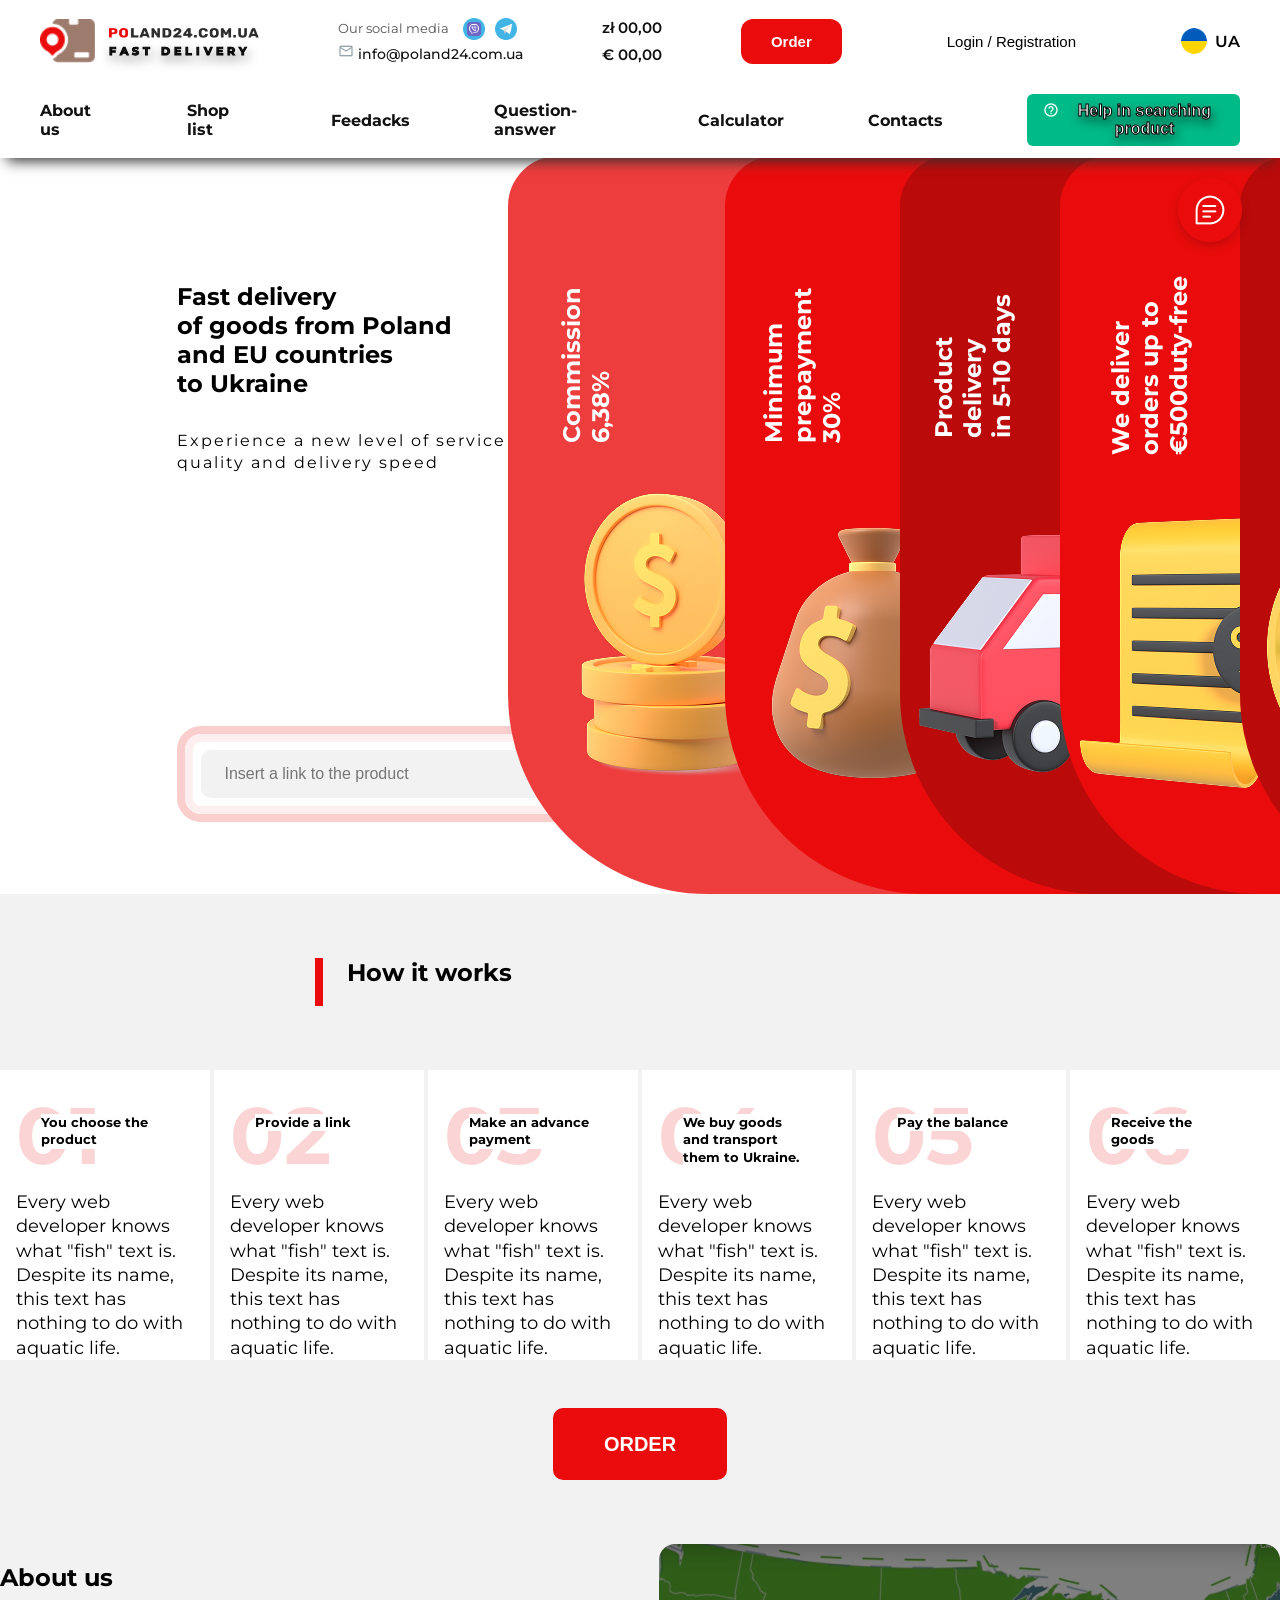
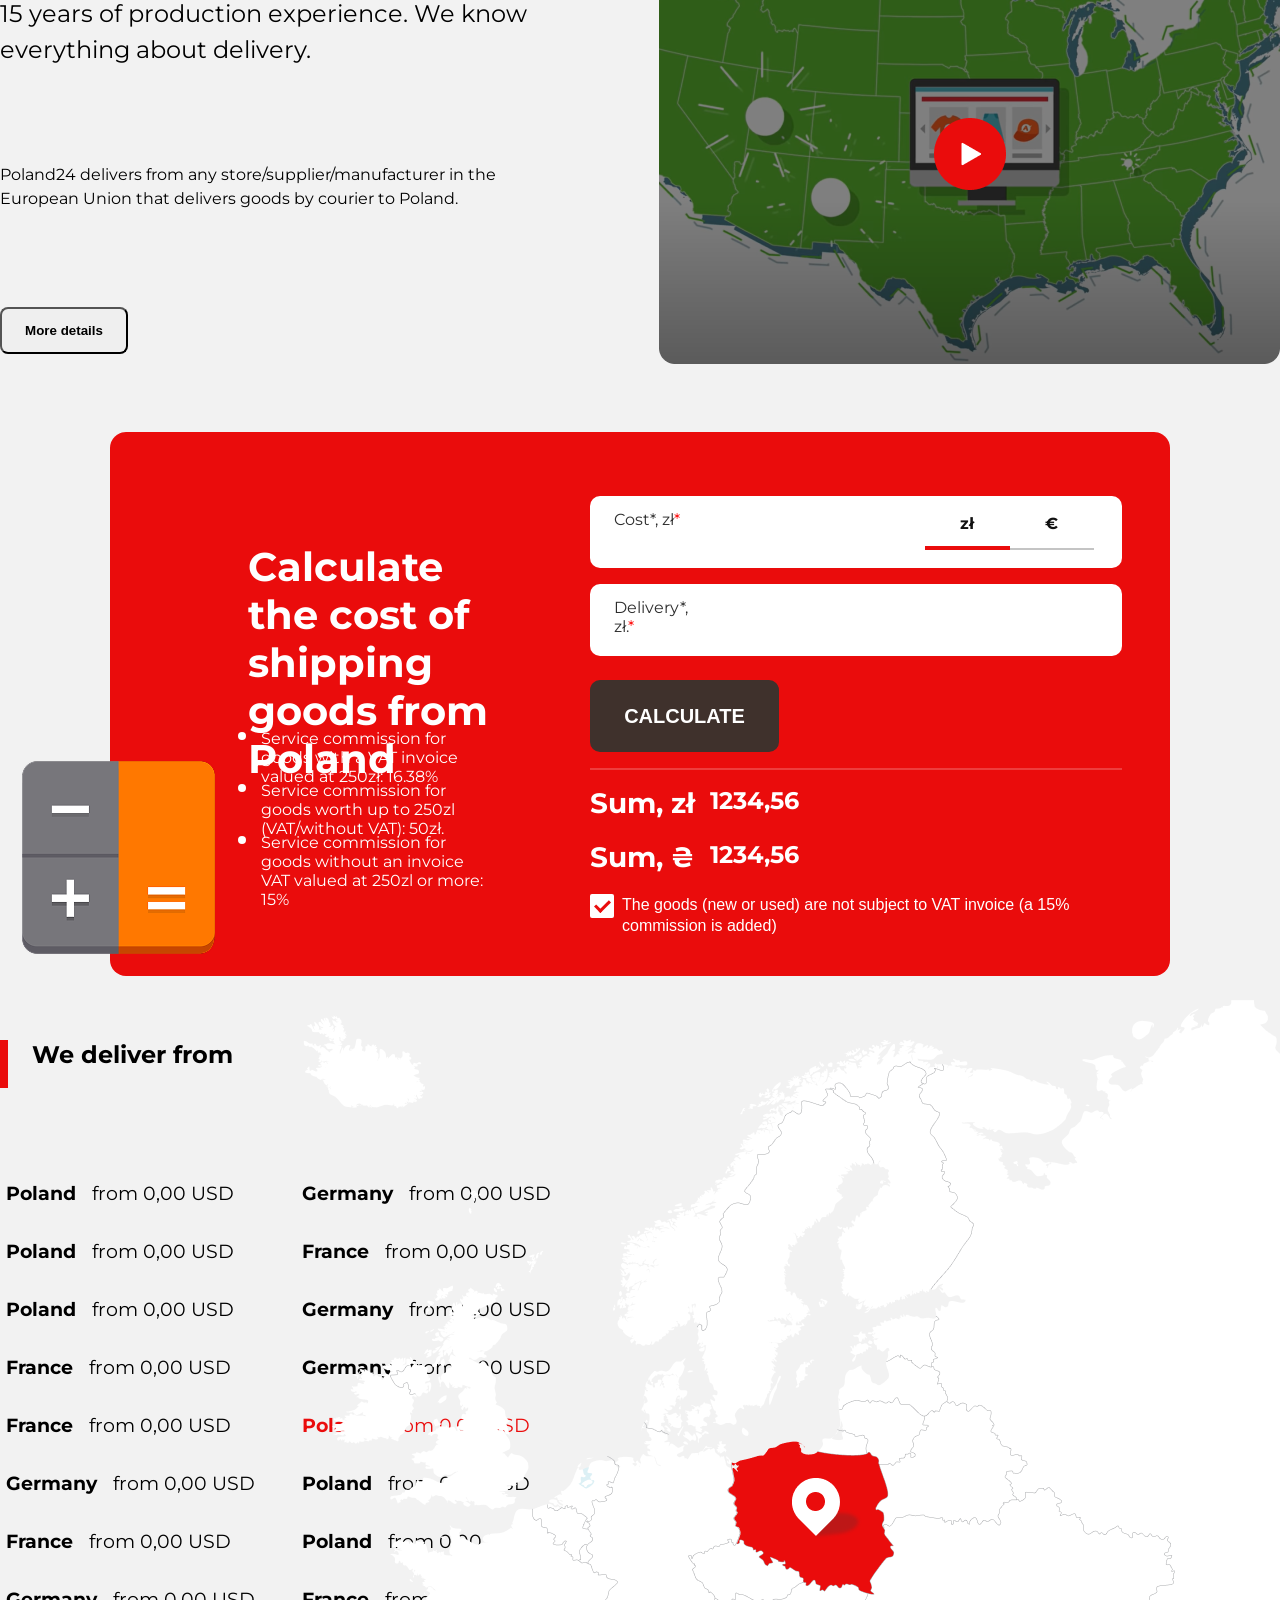
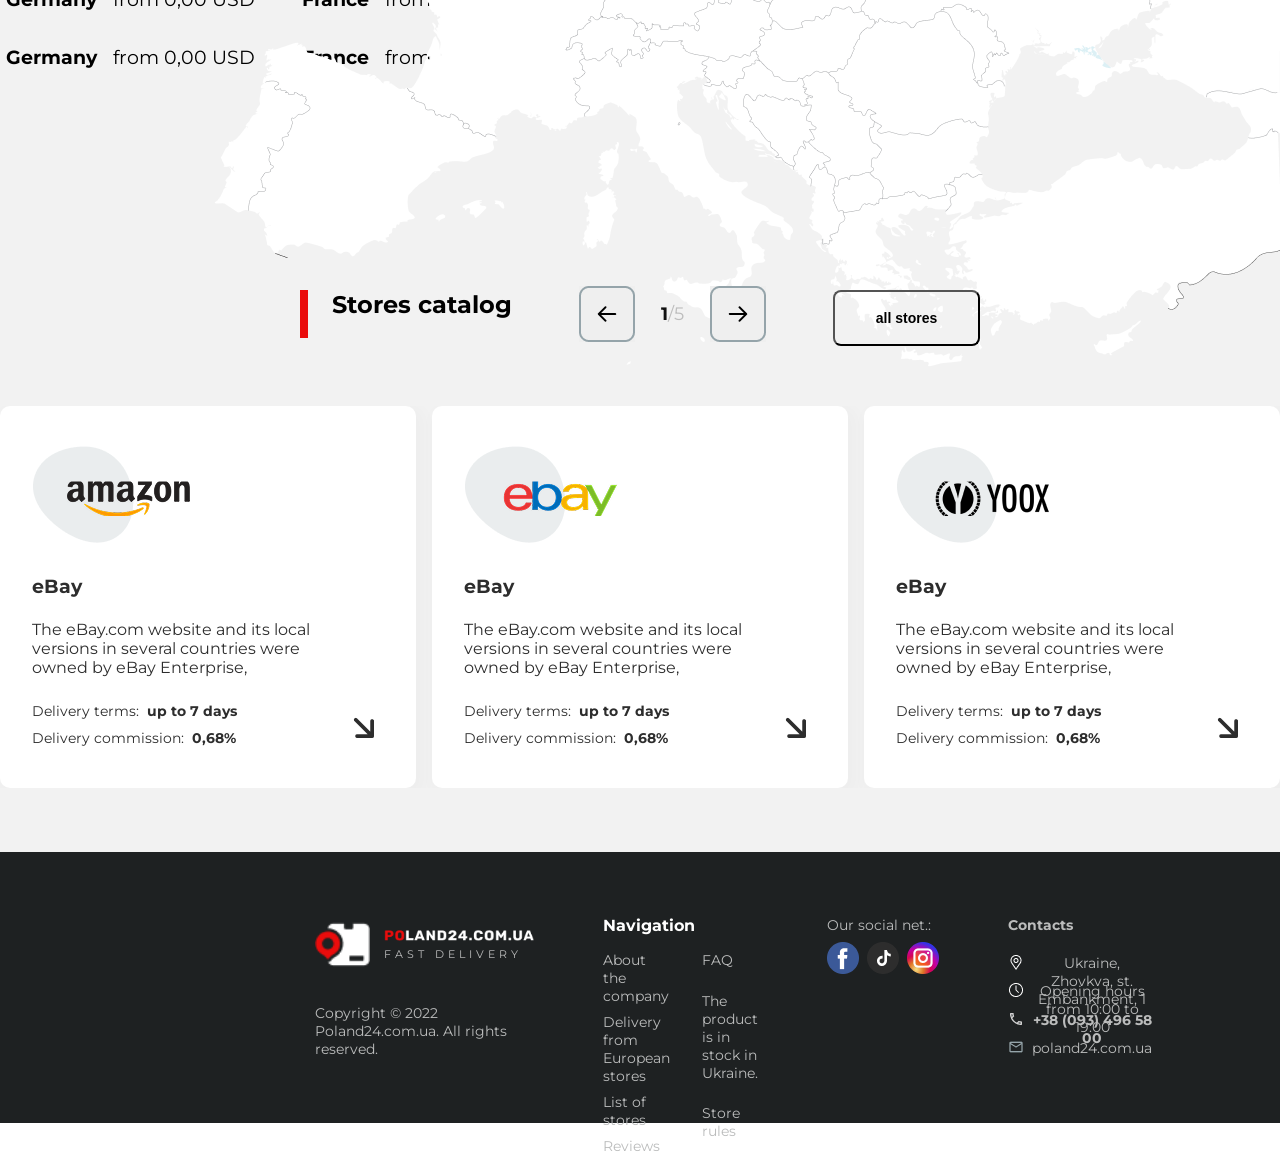
<file: index.html>
<!DOCTYPE html>
<html lang="en">
<head>
    <meta charset="UTF-8">
    <meta name="viewport" content="width=device-width, initial-scale=1.0">
    <title>Poland24</title>
    <base href="/projec0/">
    <link href="https://fonts.googleapis.com/css2?family=Montserrat:wght@400;500;600;700&display=swap" rel="stylesheet">
    <link rel="stylesheet" href="/styles/style.css">
</head>
<body>
<section class="header-section">
    <div class="header">
        <div class="logo">
            <img src="/images/header-images/logoimg.png" alt="Logo" class="logo-img">

            <div class="logo-text">
                <img src="/images/header-images/logo.png" alt="Poland24" class="logo-name">
                <p class="active"><strong>FAST DELIVERY</strong></p>
            </div>
        </div>
        <div class="social-block">
            <p>Our social media</p>
            <div class="social-icons">
                <a href="#">
                    <img src="/images/header-images/014-viber.png" alt="Viber">
                </a>
                <a href="#">
                    <img src="/images/header-images/017-telegram.png" alt="Telegram">
                </a>
            </div>
            <a href="mailto:info@poland24.com.ua" class="email">
                <img src="/images/header-images/letter.png" alt="Email">
                info@poland24.com.ua
            </a>
        </div>
        <button class="burger">
             ☰
        </button>
        <div class="currency">
            <a href="#">zł 00,00</a>
            <a href="#">€ 00,00</a>
        </div>
        <button id="open-order-btn" class="order-btn">
            Order
        </button>
        <button id="open-register-btn" class="reg-btn">
            Login / Registration
        </button>
        <div class="language">
            <img src="/images/header-images/ukraine.png" alt="Ukraine">
            <p>UA</p>
        </div>
    </div>
    <div class="lower-header">
        <div>
            <a href="#">About us</a>
            <a href="/pages/store.html">Shop list</a>
            <a href="#">Feedacks</a>
            <a href="#">Question-answer</a>
            <a href="#">Calculator</a>
            <a href="#">Contacts</a>
            <button type="button" class="help-button">
                <img src="/images/header-images/help_outline.png">
                <p>Help in searching product</p>
            </button>
        </div>
    </div>
</section>
<section class="hero-section">
    <div class="container">
        <div class="content">
            <div class="content-info">
                <h1>Fast delivery<br>of goods from Poland<br> and EU countries<br> to Ukraine</h1>
                <p>Experience a new level of service<br> quality and delivery speed</p>
            </div>
            <div class="order-field">
                <div class="inside-order-field">
                    <div>
                        <input type="text" name="product-link" placeholder="Insert a link to the product">
                        <button type="submit">Order</button>
                    </div>
                </div>
            </div>
        </div>
        <div class="content-banners">
            <div class="banner b1">
                <h1>Commission<br>6,38%</h1>
                <img src="/images/hero-images/Money_perspective_matte_s 1.png" alt="money">
            </div>
            <div class="banner b2">
                <h1>Minimum<br>prepayment<br>30%</h1>
                <img src="/images/hero-images/Money_perspective_matte_s 1 (1).png" alt="money">
            </div>
            <div class="banner b3">
                <h1>Product<br>delivery<br>in 5-10 days</h1>
                <img src="/images/hero-images/Money_perspective_matte_s 1 (2).png" alt="delivery">
            </div>
            <div class="banner sliding b4">
                <h1>We deliver<br>orders up to<br>€500duty-free</h1>
                <img src="/images/hero-images/Money_perspective_matte_s 2.png" alt="contract">
                <p>Our company delivers goods by ground transport to Ukraine and can deliver parcels up to €500 duty-free.<br>
                    <br>
                    We can help you deliver any item worth up to €500 per unit.<br>
                    <br>
                    If you have multiple items in your order with a total value exceeding €500, we can also assist with the delivery by first consolidating the shipment into smaller shipments.</p>
            </div>
            <div class="banner b5">
                <h1>Possibility of<br>paying with credit</h1>
                <img src="/images/hero-images/perspective_matte 2.png" alt="clock">
            </div>
        </div>
    </div>
</section>
<section class="about-section">
    <div class="spacer"></div>
    <div class="hwIt">
        <div class="red-line"></div>
        <h1>How it works</h1>
    </div>
    <button class="support-btn" type="button"><img src="/images/about-images/button (1).png" alt="support"></button>
    <div class="spacer"></div>
    <div class="instruction">
        <div class="instr-card">
            <div>
            <h1>01</h1>
            <h3>You choose the product</h3>
            </div>
            <p>Every web developer knows what "fish" text is. Despite its name, this text has nothing to do with aquatic life.</p>
        </div>
        <div class="instr-card">
            <div>
            <h1>02</h1>
            <h3>Provide a link</h3>
            </div>
            <p>Every web developer knows what "fish" text is. Despite its name, this text has nothing to do with aquatic life.</p>
        </div>
        <div class="instr-card">
            <div>
            <h1>03</h1>
            <h3>Make an advance payment</h3>
            </div>
            <p>Every web developer knows what "fish" text is. Despite its name, this text has nothing to do with aquatic life.</p>
        </div>
        <div class="instr-card">
            <div>
            <h1>04</h1>
            <h3>We buy goods and transport them to Ukraine.</h3>
            </div>
            <p>Every web developer knows what "fish" text is. Despite its name, this text has nothing to do with aquatic life.</p>
        </div>
        <div class="instr-card">
            <div>
            <h1>05</h1>
            <h3>Pay the balance</h3>
            </div>
            <p>Every web developer knows what "fish" text is. Despite its name, this text has nothing to do with aquatic life.</p>
        </div>
        <div class="instr-card">
            <div>
            <h1>06</h1>
            <h3>Receive the goods</h3>
            </div>
            <p>Every web developer knows what "fish" text is. Despite its name, this text has nothing to do with aquatic life.</p>
        </div>
    </div>
    <div class="lil-spacer"></div>
    <div class="hob"><button class="huge-order-btn" type="button">ORDER</button></div>
    <div class="spacer"></div>
    <div class="about-us">
        <div class="about-info">
            <div clas="red-line"></div>
            <div class="about-text">
                <h1>About us</h1>
                <p>15 years of production experience. We know everything about delivery.</p>
            </div>
            <div class="spacer"></div>
            <p>Poland24 delivers from any store/supplier/manufacturer in the European Union that delivers goods by courier to Poland.</p>
            <div class="spacer"></div>
            <button type="button"><strong>More details</strong></button>
        </div>
        <div clas="about-video"><img src="/images/about-images/Image.png"></div>
    </div>
    <div class="spacer"></div>
    <div class="calculator">
        <img src="/images/about-images/image 10.png">
        <div class="calc-ui">
            <div class="calc-explanation">
                <h1>Calculate the cost of shipping goods from Poland</h1>
                <ul>
                    <li>Service commission for goods with a VAT invoice valued at 250zł: 16.38%</li>
                    <li>Service commission for goods worth up to 250zl (VAT/without VAT): 50zł.</li>
                    <li>Service commission for goods without an invoice VAT valued at 250zl or more: 15%</li>
                </ul>
            </div>
            <div class="calc-func">
                <div class="input-wrapper">
                    <label>
                        Cost*, zł<span>*</span>
                    </label>
                    <input type="number" name="currency">
                    <div class="currency-swithcer">
                        <div class="zł">zł</div>
                        <div class="euro">€</div>
                    </div>
                </div>
                <div class="input-wrapper">
                    <label>
                        Delivery*, zł.<span>*</span>
                    </label>
                    <input type="number" name="currency">
                </div>
                <button type="submit" class="calc-btn"><strong>CALCULATE</strong></button>
                <div class="divider"></div>
                <div class="sum">
                    <div class="sum-zl">
                        <h1 class="szl">Sum, zł</h1>
                        <h1>1234,56</h1>
                    </div>
                    <div class="sum-uah">
                        <h1 class="szg">Sum, ₴</h1>
                        <h1>1234,56</h1>
                    </div>
                </div>
                <div class="vat-checkbox-row">
                    <input type="checkbox" id="vat-status" checked>
                    <label for="vat-status">
                        <span class="custom-box"></span>
                        <span class="text-container">
                            The goods (new or used) are not subject to VAT invoice (a 15% commission is added)
                        </span>
                    </label>
                </div>
            </div>
        </div>
    </div>
    <div class="spacer"></div>
    <div class="delivery-map">
        <div class="del-list">
            <div class="del-title">
                <div class="red-line"></div>
                <h1>We deliver from</h1>
            </div>
                <div class="country-list">
                    <div class="contries">
                        <h3><strong>Poland</strong></h3>
                        <h3>from 0,00 USD</h3>
                    </div>
                    <div class="contries">
                        <h3><strong>Germany</strong></h3>
                        <h3>from 0,00 USD</h3>
                    </div>
                    <div class="contries">
                        <h3><strong>Poland</strong></h3>
                        <h3>from 0,00 USD</h3>
                    </div>
                    <div class="contries">
                        <h3><strong>France</strong></h3>
                        <h3>from 0,00 USD</h3>
                    </div>
                    <div class="contries">
                        <h3><strong>Poland</strong></h3>
                        <h3>from 0,00 USD</h3>
                    </div>
                    <div class="contries">
                        <h3><strong>Germany</strong></h3>
                        <h3>from 0,00 USD</h3>
                    </div>
                    <div class="contries">
                        <h3><strong>France</strong></h3>
                        <h3>from 0,00 USD</h3>
                    </div>
                    <div class="contries">
                        <h3><strong>Germany</strong></h3>
                        <h3>from 0,00 USD</h3>
                    </div>
                    <div class="contries">
                        <h3><strong>France</strong></h3>
                        <h3>from 0,00 USD</h3>
                    </div>
                    <div class="contries active-text">
                        <h3><strong>Poland</strong></h3>
                        <h3>from 0,00 USD</h3>
                    </div>
                    <div class="contries">
                        <h3><strong>Germany</strong></h3>
                        <h3>from 0,00 USD</h3>
                    </div>
                    <div class="contries">
                        <h3><strong>Poland</strong></h3>
                        <h3>from 0,00 USD</h3>
                    </div>
                    <div class="contries">
                        <h3><strong>France</strong></h3>
                        <h3>from 0,00 USD</h3>
                    </div>
                    <div class="contries">
                        <h3><strong>Poland</strong></h3>
                        <h3>from 0,00 USD</h3>
                    </div>
                    <div class="contries">
                        <h3><strong>Germany</strong></h3>
                        <h3>from 0,00 USD</h3>
                    </div>
                    <div class="contries">
                        <h3><strong>France</strong></h3>
                        <h3>from 0,00 USD</h3>
                    </div>
                    <div class="contries">
                        <h3><strong>Germany</strong></h3>
                        <h3>from 0,00 USD</h3>
                    </div>
                    <div class="contries">
                        <h3><strong>France</strong></h3>
                        <h3>from 0,00 USD</h3>
                    </div>
                </div>
        </div>
        <div class="map"></div>
    </div>
    <div class="spacer"></div>
    <div class="shop-catalog">
        <div class="catalog-ui">
            <div class="del-title not-del-title">
                <div class="red-line"></div>
                <h1>Stores catalog</h1>
            </div>
            <div class="cat-buttons">
                <button type="button"><img src="/images/store-catalog-images/button (2).png"></button>
                <p><span><b>1</b></span>/5</p>
                <button type="button"><img src="/images/store-catalog-images/button (3).png"></button>
            </div>
            <button class="shop-page-btn">all stores</button>
        </div>
        <div class="scroll-catalog">
            <div class="shop-card">
                    <div class="shop-logo">
                        <img src="/images/store-catalog-images/Frame icon.png">
                    </div>
                    <div class="shop-card-info">
                        <h3>eBay</h3>                   
                        <p class="fish-text">The eBay.com website and its local versions in several countries were owned by eBay Enterprise,</p>
                        <div class="del-info d1">
                            <p>Delivery terms:</p>
                            <h4>up to 7 days</h4>
                        </div>
                        <div class="del-info">
                            <p>Delivery commission:</p>
                            <h4>0,68%</h4>
                        </div>
                    </div>
                <img class="bottom-arrow" src="/images/store-catalog-images/arrow-down-right.png">
            </div>
            <div class="shop-card">
                    <div class="shop-logo">
                        <img src="/images/store-catalog-images/Frame icon (1).png">
                    </div>
                    <div class="shop-card-info">
                        <h3>eBay</h3>                   
                        <p class="fish-text">The eBay.com website and its local versions in several countries were owned by eBay Enterprise,</p>
                        <div class="del-info d1">
                            <p>Delivery terms:</p>
                            <h4>up to 7 days</h4>
                        </div>
                        <div class="del-info">
                            <p>Delivery commission:</p>
                            <h4>0,68%</h4>
                        </div>
                    </div>
                <img class="bottom-arrow" src="/images/store-catalog-images/arrow-down-right.png">
            </div>
            <div class="shop-card">
                    <div class="shop-logo">
                        <img src="/images/store-catalog-images/Frame icon (2).png">
                    </div>
                    <div class="shop-card-info">
                        <h3>eBay</h3>                   
                        <p class="fish-text">The eBay.com website and its local versions in several countries were owned by eBay Enterprise,</p>
                        <div class="del-info d1">
                            <p>Delivery terms:</p>
                            <h4>up to 7 days</h4>
                        </div>
                        <div class="del-info">
                            <p>Delivery commission:</p>
                            <h4>0,68%</h4>
                        </div>
                    </div>
                <img class="bottom-arrow" src="/images/store-catalog-images/arrow-down-right.png">
            </div>
            <div class="shop-card">
                    <div class="shop-logo">
                        <img src="/images/store-catalog-images/Frame icon (3).png">
                    </div>
                    <div class="shop-card-info">
                        <h3>eBay</h3>                   
                        <p class="fish-text">The eBay.com website and its local versions in several countries were owned by eBay Enterprise,</p>
                        <div class="del-info d1">
                            <p>Delivery terms:</p>
                            <h4>up to 7 days</h4>
                        </div>
                        <div class="del-info">
                            <p>Delivery commission:</p>
                            <h4>0,68%</h4>
                        </div>
                    </div>
                <img class="bottom-arrow" src="/images/store-catalog-images/arrow-down-right.png">
            </div>
            <div class="shop-card">
                    <div class="shop-logo">
                        <img src="/images/store-catalog-images/Frame icon (4).png">
                    </div>
                    <div class="shop-card-info">
                        <h3>eBay</h3>                   
                        <p class="fish-text">The eBay.com website and its local versions in several countries were owned by eBay Enterprise,</p>
                        <div class="del-info d1">
                            <p>Delivery terms:</p>
                            <h4>up to 7 days</h4>
                        </div>
                        <div class="del-info">
                            <p>Delivery commission:</p>
                            <h4>0,68%</h4>
                        </div>
                    </div>
                <img class="bottom-arrow" src="/images/store-catalog-images/arrow-down-right.png">
            </div>
            <div class="shop-card">
                    <div class="shop-logo">
                        <img src="/images/store-catalog-images/Frame icon.png">
                    </div>
                    <div class="shop-card-info">
                        <h3>eBay</h3>                   
                        <p class="fish-text">The eBay.com website and its local versions in several countries were owned by eBay Enterprise,</p>
                        <div class="del-info d1">
                            <p>Delivery terms:</p>
                            <h4>up to 7 days</h4>
                        </div>
                        <div class="del-info">
                            <p>Delivery commission:</p>
                            <h4>0,68%</h4>
                        </div>
                    </div>
                <img class="bottom-arrow" src="/images/store-catalog-images/arrow-down-right.png">
            </div>
        </div>
    </div>
    <div class="spacer"></div>
</section>
<section class="footer-section">
    <div class="footer">
        <div class="footer-content">
            <div class="logo">
                    <img src="/images/footer-images/Frame.png" alt="Logo" class="logo-img">
                    <div class="logo-text">
                        <img src="/images/footer-images/Frame 10292.png" alt="Poland24" class="logo-name">
                        <p class="a2">FAST DELIVERY</p>
                    </div>
            </div>
            <p class="copyright">Copyright © 2022 Poland24.com.ua. All rights reserved.</p>
        </div>
        <div class="footer-nav">
            <h4>Navigation</h4>
            <div class="nav-opt">
                <div>
                    <a href="#">About the company</a>
                    <a href="#">Delivery from European stores</a>
                    <a href="#">List of stores</a>
                    <a href="#">Reviews</a>
                </div>
                <div>
                    <a href="#">FAQ</a>
                    <a href="#">The product is in stock in Ukraine.</a>
                    <a href="#">Store rules</a>
                </div>
            </div>
        </div>
        <div class="social-media">
            <p>Our social net.:</p>
            <img src="/images/footer-images/Frame 560.png">
        </div>
        <div class="contacts">
            <h4>Contacts</h4>
            <div class="contact-info">
                <img src="/images/footer-images/location.png">
                <p>Ukraine, Zhovkva, st. Embankment, 1</p>
            </div>
            <div class="contact-info">
                <img src="/images/footer-images/time.png">
                <p>Opening hours from 10:00 to 19:00</p>
            </div>
            <div class="contact-info">
                <img src="/images/footer-images/Frame 520.png">
                <p><strong>+38 (093) 496 58 00  </strong></p>
            </div>
            <div class="contact-info">
                <img src="/images/footer-images/letter.png">
                <p>poland24.com.ua</p>
            </div>
        </div>
    </div>
</section>
<div id="order-modal" class="modal-overlay">
    <div class="modal-container order-container">
        <button class="close-modal-btn">&times;</button>
        <h2>Place an Order</h2>
        <p class="section-title">Order</p>
        
        <div class="product-item">
            <h3>Product 1</h3>
            <div class="input-row">
                <input type="text" placeholder="Paste product link here" class="link-input">
                <div class="quantity-selector">
                    <button class="qty-btn">-</button>
                    <input type="text" value="01" readonly>
                    <button class="qty-btn">+</button>
                </div>
                <div class="price-field">
                    <label>Price, €</label>
                    <input type="text" value="254212.00">
                </div>
                <div class="price-field">
                    <label>Delivery, €</label>
                    <input type="text" value="254212.00">
                </div>
                <div class="currency-toggle">
                    <span>Price in zł</span>
                    <label class="switch">
                        <input type="checkbox">
                        <span class="slider round"></span>
                    </label>
                </div>
            </div>
            
            <div class="checkbox-row">
                <input type="checkbox" id="used-item-1" checked>
                <label for="used-item-1">Used item (15% commission, 100% prepayment. Seller must support PayU)</label>
            </div>

            <div class="details-row">
                <div class="comment-block">
                    <label>Product comment</label>
                    <textarea placeholder="Description"></textarea>
                </div>
                <div class="shipping-block">
                    <p>Delivery across Ukraine: <strong>Nova Poshta</strong></p>
                    <p>Preferred communication channel:</p>
                    <div class="radio-group">
                        <label><input type="checkbox"> Email</label>
                        <label><input type="checkbox"> Viber</label>
                        <label><input type="checkbox" checked> Telegram</label>
                    </div>
                    <p class="item-total">Item total: <span>101489.10</span></p>
                </div>
            </div>
        </div>

        <div class="totals-section">
            <p>Total, zł: <strong>1234,56</strong></p>
            <p>Total, ₴: <strong>1234,56</strong></p>
        </div>

        <div class="customer-data">
            <h3>Customer Data</h3>
            <div class="customer-inputs">
                <input type="text" placeholder="Last Name">
                <input type="tel" placeholder="Phone Number" class="error-field">
                <input type="tel" placeholder="Phone Number" class="error-field">
                <input type="email" placeholder="Email" class="success-field">
            </div>
            <textarea placeholder="Comment" class="customer-comment"></textarea>
        </div>

        <div class="agreement-section">
            <label><input type="checkbox"> Do not call me to confirm the order</label>
            <label><input type="checkbox" checked> I agree to the commercial terms of purchase and delivery*</label>
            <ul class="terms-list">
                <li>Service commission for items with VAT invoice valued over 250zł: 6.38%</li>
                <li>Service commission for items with VAT invoice up to 250zł: 50zł</li>
                <li>Service commission for items without VAT invoice valued at 250zł or more: 15%</li>
                <li>Prepayment amount for new customers: 30%</li>
                <li>Prepayment amount for non-standard orders: 100%</li>
                <li>Oversized and used items are non-refundable.</li>
            </ul>
        </div>

        <button class="submit-order-btn">SUBMIT</button>
    </div>
</div>
<div id="auth-register-modal" class="modal-overlay">
    <div class="auth-container">
        <button class="close-modal-btn">&times;</button>
        <h2>Registration</h2>
        <p class="auth-switch">Already have an account? <a href="#" id="link-to-login">Log in</a></p>
        
        <div class="social-login">
            <button class="social-btn google-btn">Google</button>
            <button class="social-btn facebook-btn">Facebook</button>
        </div>

        <form class="auth-form">
            <input type="text" placeholder="Full Name">
            <input type="email" placeholder="Email / Login *" required>
            <input type="tel" placeholder="Phone Number *" required>
            <input type="password" placeholder="Password *" required>
            <input type="password" placeholder="Confirm Password *" required>
            
            <div class="policy-agreement">
                <input type="checkbox" id="terms" checked>
                <label for="terms">I agree to the public service agreement</label>
            </div>
            
            <button type="submit" class="auth-submit-btn">REGISTRATION</button>
        </form>
    </div>
</div>
<div id="auth-login-modal" class="modal-overlay">
    <div class="auth-container">
        <button class="close-modal-btn">&times;</button>
        <h2>Login</h2>
        <p class="auth-switch">Don't have an account yet? <a href="#" id="link-to-register">Register</a></p>
        
        <div class="social-login">
            <button class="social-btn google-btn">Google</button>
            <button class="social-btn facebook-btn">Facebook</button>
        </div>

        <form class="auth-form">
            <input type="email" placeholder="Enter email *" required>
            <input type="password" placeholder="Enter password *" required>
            
            <div class="login-options">
                <label><input type="checkbox" checked> Remember me</label>
                <a href="#" class="forgot-pass">Forgot password?</a>
            </div>
            
            <button type="submit" class="auth-submit-btn">LOG IN</button>
        </form>
    </div>
</div>
</body>
<script>
const slider = document.querySelector('.scroll-catalog');

let isDown = false;
let startX; 
let scrollLeft;

slider.addEventListener('mousedown', (e) => {
    isDown = true;
    slider.classList.add('dragging');
    startX = e.pageX - slider.offsetLeft;
    scrollLeft = slider.scrollLeft;
});

slider.addEventListener('mouseleave', () => {
    isDown = false;
    slider.classList.remove('dragging');
});

slider.addEventListener('mouseup', () => {
    isDown = false;
    slider.classList.remove('dragging');
});

slider.addEventListener('mousemove', (e) => {
    if(!isDown) return;
    e.preventDefault();
    const x = e.pageX - slider.offsetLeft;
    const walk = (x - startX) * 2;
    slider.scrollLeft = scrollLeft - walk;
});
</script>
<script>
// 1. Отримуємо елементи модальних вікон
const orderModal = document.getElementById('order-modal');
const registerModal = document.getElementById('auth-register-modal');
const loginModal = document.getElementById('auth-login-modal');

// 2. Отримуємо кнопки керування
const openOrderBtn = document.getElementById('open-order-btn');
const openRegisterBtn = document.getElementById('open-register-btn'); // Спільна кнопка в шапці

// 3. Отримуємо внутрішні текстові посилання для перемикання
const linkToLogin = document.getElementById('link-to-login');
const linkToRegister = document.getElementById('link-to-register');

// --- ФУНКЦІЇ ВІДКРИТТЯ ---
if (openOrderBtn) {
    openOrderBtn.addEventListener('click', () => {
        orderModal.classList.add('active');
    });
}

// При кліку на "Login / Registration" відкриваємо спочатку форму Входу (Login)
if (openRegisterBtn) {
    openRegisterBtn.addEventListener('click', (e) => {
        e.preventDefault();
        registerModal.classList.remove('active');
        orderModal.classList.remove('active');
        loginModal.classList.add('active'); // активуємо форму входу
    });
}

// Перемикання з Реєстрації на Вхід всередині модалки
if (linkToLogin) {
    linkToLogin.addEventListener('click', (e) => {
        e.preventDefault();
        registerModal.classList.remove('active');
        loginModal.classList.add('active');
    });
}

// Перемикання з Входу на Реєстрацію всередині модалки
if (linkToRegister) {
    linkToRegister.addEventListener('click', (e) => {
        e.preventDefault();
        loginModal.classList.remove('active');
        registerModal.classList.add('active');
    });
}

// --- УНІВЕРСАЛЬНЕ ЗАКРИТТЯ ДЛЯ ВСІХ ВІКОН ---
const allModals = document.querySelectorAll('.modal-overlay');

allModals.forEach(modal => {
    const closeBtn = modal.querySelector('.close-modal-btn');
    if (closeBtn) {
        closeBtn.addEventListener('click', () => {
            modal.classList.remove('active');
        });
    }

    modal.addEventListener('click', (e) => {
        if (e.target === modal) {
            modal.classList.remove('active');
        }
    });
});

window.addEventListener('keydown', (e) => {
    if (e.key === 'Escape') {
        allModals.forEach(modal => {
            modal.classList.remove('active');
        });
    }
});
</script>
</html>
</file>
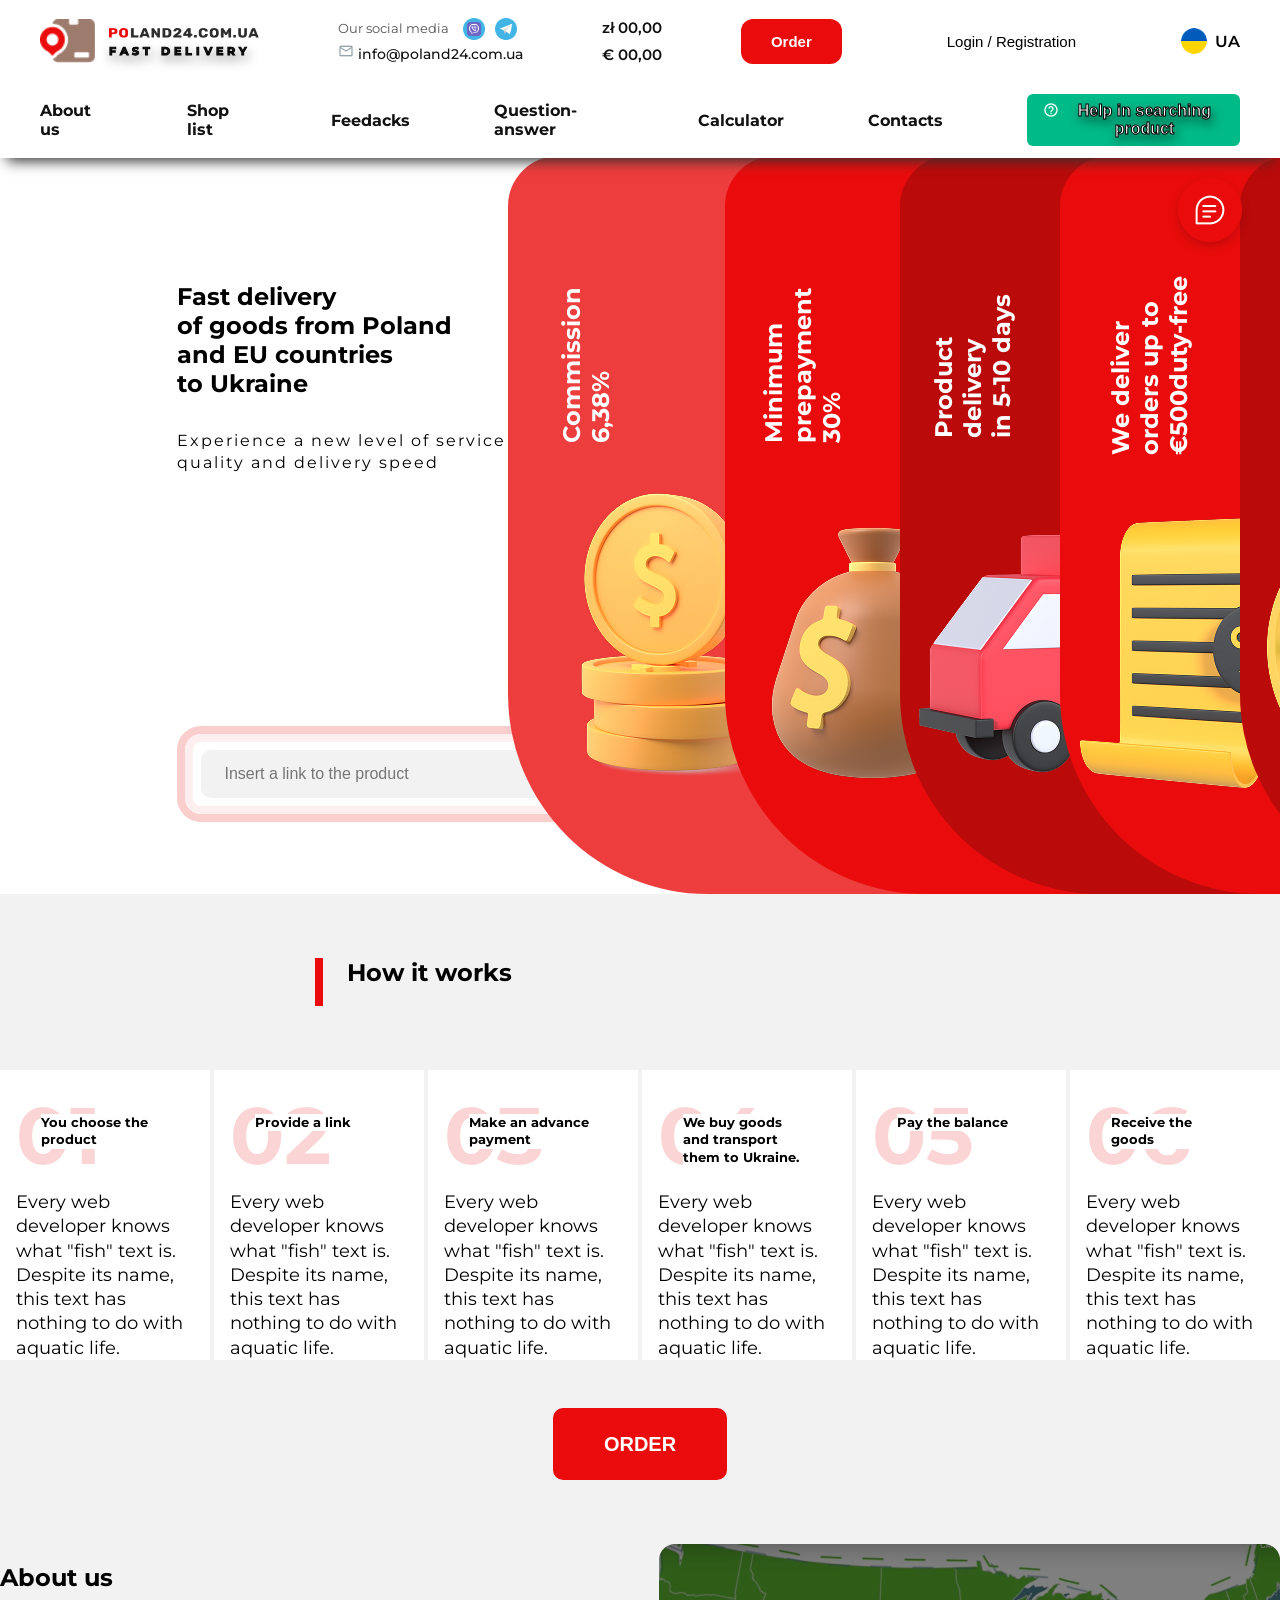
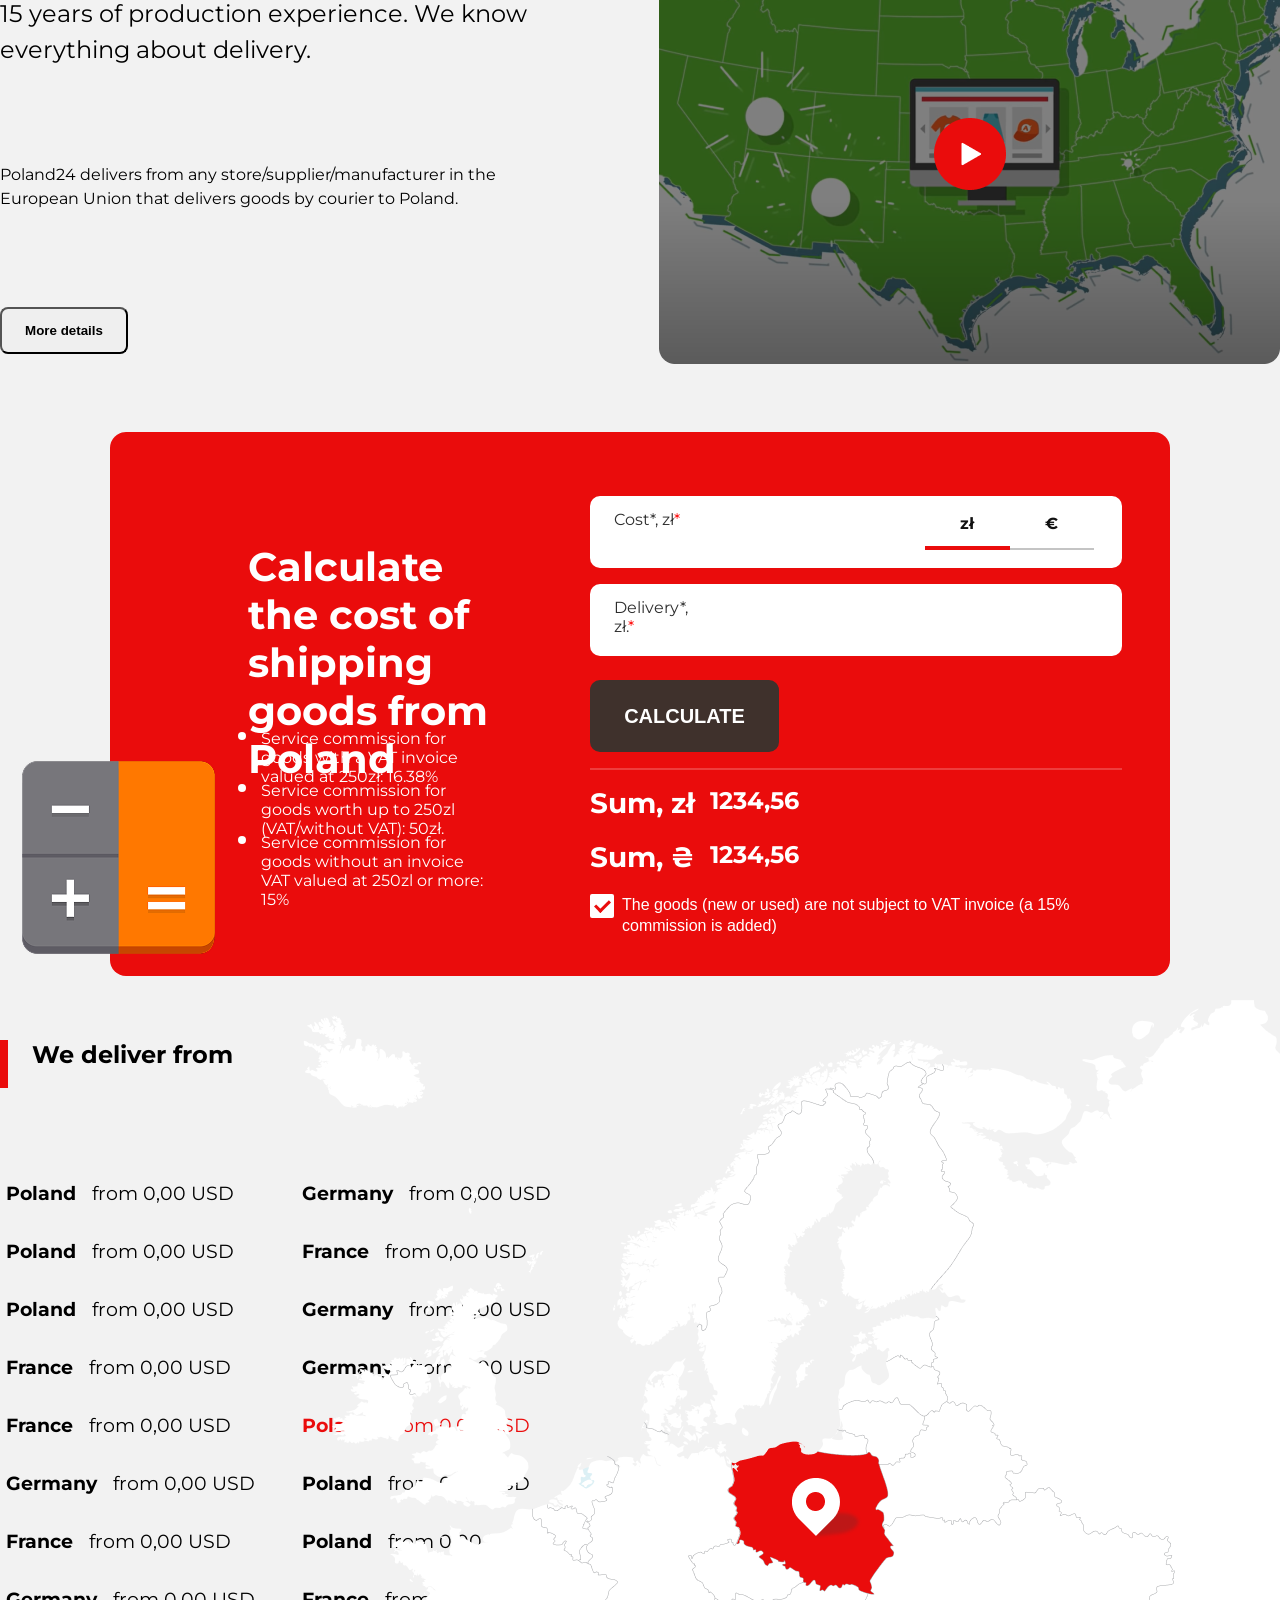
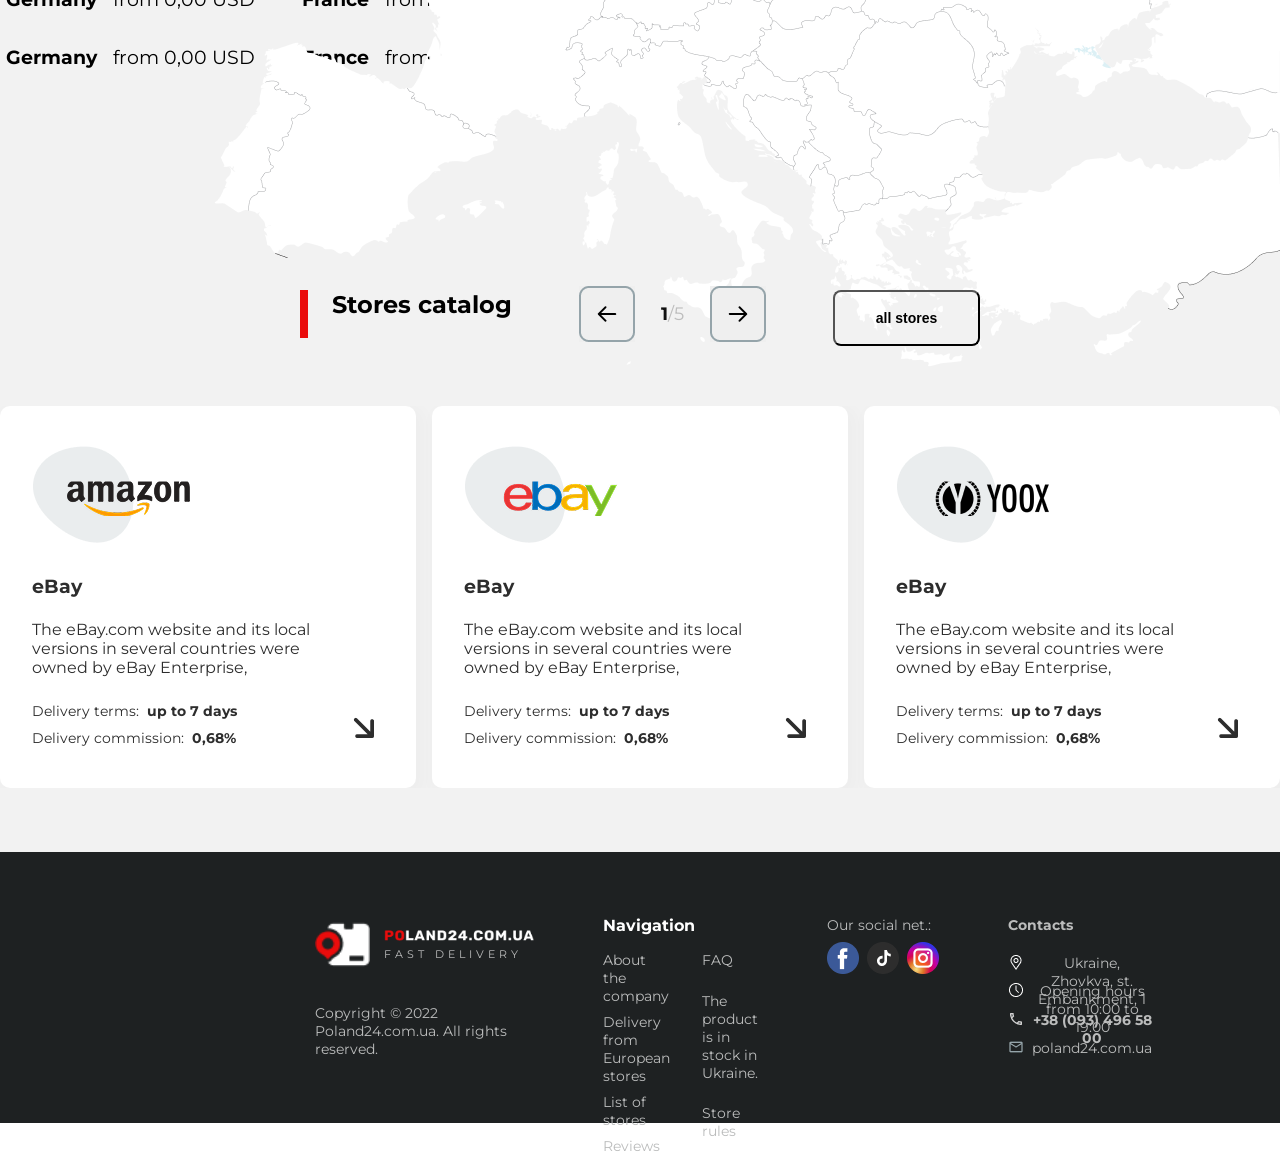
<file: pages/index.html>
<!DOCTYPE html>
<html lang="en">
<head>
    <meta charset="UTF-8">
    <meta name="viewport" content="width=device-width, initial-scale=1.0">
    <title>Poland24</title>
    <link href="https://fonts.googleapis.com/css2?family=Montserrat:wght@400;500;600;700&display=swap" rel="stylesheet">
    <link rel="stylesheet" href="/styles/style.css">
</head>
<body>
<section class="header-section">
    <div class="header">
        <div class="logo">
            <img src="/images/header-images/logoimg.png" alt="Logo" class="logo-img">

            <div class="logo-text">
                <img src="/images/header-images/logo.png" alt="Poland24" class="logo-name">
                <p class="active"><strong>FAST DELIVERY</strong></p>
            </div>
        </div>
        <div class="social-block">
            <p>Our social media</p>
            <div class="social-icons">
                <a href="#">
                    <img src="/images/header-images/014-viber.png" alt="Viber">
                </a>
                <a href="#">
                    <img src="/images/header-images/017-telegram.png" alt="Telegram">
                </a>
            </div>
            <a href="mailto:info@poland24.com.ua" class="email">
                <img src="/images/header-images/letter.png" alt="Email">
                info@poland24.com.ua
            </a>
        </div>
        <button class="burger">
             ☰
        </button>
        <div class="currency">
            <a href="#">zł 00,00</a>
            <a href="#">€ 00,00</a>
        </div>
        <button id="open-order-btn" class="order-btn">
            Order
        </button>
        <button id="open-register-btn" class="reg-btn">
            Login / Registration
        </button>
        <div class="language">
            <img src="/images/header-images/ukraine.png" alt="Ukraine">
            <p>UA</p>
        </div>
    </div>
    <div class="lower-header">
        <div>
            <a href="#">About us</a>
            <a href="/pages/store.html">Shop list</a>
            <a href="#">Feedacks</a>
            <a href="#">Question-answer</a>
            <a href="#">Calculator</a>
            <a href="#">Contacts</a>
            <button type="button" class="help-button">
                <img src="/images/header-images/help_outline.png">
                <p>Help in searching product</p>
            </button>
        </div>
    </div>
</section>
<section class="hero-section">
    <div class="container">
        <div class="content">
            <div class="content-info">
                <h1>Fast delivery<br>of goods from Poland<br> and EU countries<br> to Ukraine</h1>
                <p>Experience a new level of service<br> quality and delivery speed</p>
            </div>
            <div class="order-field">
                <div class="inside-order-field">
                    <div>
                        <input type="text" name="product-link" placeholder="Insert a link to the product">
                        <button type="submit">Order</button>
                    </div>
                </div>
            </div>
        </div>
        <div class="content-banners">
            <div class="banner b1">
                <h1>Commission<br>6,38%</h1>
                <img src="/images/hero-images/Money_perspective_matte_s 1.png" alt="money">
            </div>
            <div class="banner b2">
                <h1>Minimum<br>prepayment<br>30%</h1>
                <img src="/images/hero-images/Money_perspective_matte_s 1 (1).png" alt="money">
            </div>
            <div class="banner b3">
                <h1>Product<br>delivery<br>in 5-10 days</h1>
                <img src="/images/hero-images/Money_perspective_matte_s 1 (2).png" alt="delivery">
            </div>
            <div class="banner sliding b4">
                <h1>We deliver<br>orders up to<br>€500duty-free</h1>
                <img src="/images/hero-images/Money_perspective_matte_s 2.png" alt="contract">
                <p>Our company delivers goods by ground transport to Ukraine and can deliver parcels up to €500 duty-free.<br>
                    <br>
                    We can help you deliver any item worth up to €500 per unit.<br>
                    <br>
                    If you have multiple items in your order with a total value exceeding €500, we can also assist with the delivery by first consolidating the shipment into smaller shipments.</p>
            </div>
            <div class="banner b5">
                <h1>Possibility of<br>paying with credit</h1>
                <img src="/images/hero-images/perspective_matte 2.png" alt="clock">
            </div>
        </div>
    </div>
</section>
<section class="about-section">
    <div class="spacer"></div>
    <div class="hwIt">
        <div class="red-line"></div>
        <h1>How it works</h1>
    </div>
    <button class="support-btn" type="button"><img src="/images/about-images/button (1).png" alt="support"></button>
    <div class="spacer"></div>
    <div class="instruction">
        <div class="instr-card">
            <div>
            <h1>01</h1>
            <h3>You choose the product</h3>
            </div>
            <p>Every web developer knows what "fish" text is. Despite its name, this text has nothing to do with aquatic life.</p>
        </div>
        <div class="instr-card">
            <div>
            <h1>02</h1>
            <h3>Provide a link</h3>
            </div>
            <p>Every web developer knows what "fish" text is. Despite its name, this text has nothing to do with aquatic life.</p>
        </div>
        <div class="instr-card">
            <div>
            <h1>03</h1>
            <h3>Make an advance payment</h3>
            </div>
            <p>Every web developer knows what "fish" text is. Despite its name, this text has nothing to do with aquatic life.</p>
        </div>
        <div class="instr-card">
            <div>
            <h1>04</h1>
            <h3>We buy goods and transport them to Ukraine.</h3>
            </div>
            <p>Every web developer knows what "fish" text is. Despite its name, this text has nothing to do with aquatic life.</p>
        </div>
        <div class="instr-card">
            <div>
            <h1>05</h1>
            <h3>Pay the balance</h3>
            </div>
            <p>Every web developer knows what "fish" text is. Despite its name, this text has nothing to do with aquatic life.</p>
        </div>
        <div class="instr-card">
            <div>
            <h1>06</h1>
            <h3>Receive the goods</h3>
            </div>
            <p>Every web developer knows what "fish" text is. Despite its name, this text has nothing to do with aquatic life.</p>
        </div>
    </div>
    <div class="lil-spacer"></div>
    <div class="hob"><button class="huge-order-btn" type="button">ORDER</button></div>
    <div class="spacer"></div>
    <div class="about-us">
        <div class="about-info">
            <div clas="red-line"></div>
            <div class="about-text">
                <h1>About us</h1>
                <p>15 years of production experience. We know everything about delivery.</p>
            </div>
            <div class="spacer"></div>
            <p>Poland24 delivers from any store/supplier/manufacturer in the European Union that delivers goods by courier to Poland.</p>
            <div class="spacer"></div>
            <button type="button"><strong>More details</strong></button>
        </div>
        <div clas="about-video"><img src="/images/about-images/Image.png"></div>
    </div>
    <div class="spacer"></div>
    <div class="calculator">
        <img src="/images/about-images/image 10.png">
        <div class="calc-ui">
            <div class="calc-explanation">
                <h1>Calculate the cost of shipping goods from Poland</h1>
                <ul>
                    <li>Service commission for goods with a VAT invoice valued at 250zł: 16.38%</li>
                    <li>Service commission for goods worth up to 250zl (VAT/without VAT): 50zł.</li>
                    <li>Service commission for goods without an invoice VAT valued at 250zl or more: 15%</li>
                </ul>
            </div>
            <div class="calc-func">
                <div class="input-wrapper">
                    <label>
                        Cost*, zł<span>*</span>
                    </label>
                    <input type="number" name="currency">
                    <div class="currency-swithcer">
                        <div class="zł">zł</div>
                        <div class="euro">€</div>
                    </div>
                </div>
                <div class="input-wrapper">
                    <label>
                        Delivery*, zł.<span>*</span>
                    </label>
                    <input type="number" name="currency">
                </div>
                <button type="submit" class="calc-btn"><strong>CALCULATE</strong></button>
                <div class="divider"></div>
                <div class="sum">
                    <div class="sum-zl">
                        <h1 class="szl">Sum, zł</h1>
                        <h1>1234,56</h1>
                    </div>
                    <div class="sum-uah">
                        <h1 class="szg">Sum, ₴</h1>
                        <h1>1234,56</h1>
                    </div>
                </div>
                <div class="vat-checkbox-row">
                    <input type="checkbox" id="vat-status" checked>
                    <label for="vat-status">
                        <span class="custom-box"></span>
                        <span class="text-container">
                            The goods (new or used) are not subject to VAT invoice (a 15% commission is added)
                        </span>
                    </label>
                </div>
            </div>
        </div>
    </div>
    <div class="spacer"></div>
    <div class="delivery-map">
        <div class="del-list">
            <div class="del-title">
                <div class="red-line"></div>
                <h1>We deliver from</h1>
            </div>
                <div class="country-list">
                    <div class="contries">
                        <h3><strong>Poland</strong></h3>
                        <h3>from 0,00 USD</h3>
                    </div>
                    <div class="contries">
                        <h3><strong>Germany</strong></h3>
                        <h3>from 0,00 USD</h3>
                    </div>
                    <div class="contries">
                        <h3><strong>Poland</strong></h3>
                        <h3>from 0,00 USD</h3>
                    </div>
                    <div class="contries">
                        <h3><strong>France</strong></h3>
                        <h3>from 0,00 USD</h3>
                    </div>
                    <div class="contries">
                        <h3><strong>Poland</strong></h3>
                        <h3>from 0,00 USD</h3>
                    </div>
                    <div class="contries">
                        <h3><strong>Germany</strong></h3>
                        <h3>from 0,00 USD</h3>
                    </div>
                    <div class="contries">
                        <h3><strong>France</strong></h3>
                        <h3>from 0,00 USD</h3>
                    </div>
                    <div class="contries">
                        <h3><strong>Germany</strong></h3>
                        <h3>from 0,00 USD</h3>
                    </div>
                    <div class="contries">
                        <h3><strong>France</strong></h3>
                        <h3>from 0,00 USD</h3>
                    </div>
                    <div class="contries active-text">
                        <h3><strong>Poland</strong></h3>
                        <h3>from 0,00 USD</h3>
                    </div>
                    <div class="contries">
                        <h3><strong>Germany</strong></h3>
                        <h3>from 0,00 USD</h3>
                    </div>
                    <div class="contries">
                        <h3><strong>Poland</strong></h3>
                        <h3>from 0,00 USD</h3>
                    </div>
                    <div class="contries">
                        <h3><strong>France</strong></h3>
                        <h3>from 0,00 USD</h3>
                    </div>
                    <div class="contries">
                        <h3><strong>Poland</strong></h3>
                        <h3>from 0,00 USD</h3>
                    </div>
                    <div class="contries">
                        <h3><strong>Germany</strong></h3>
                        <h3>from 0,00 USD</h3>
                    </div>
                    <div class="contries">
                        <h3><strong>France</strong></h3>
                        <h3>from 0,00 USD</h3>
                    </div>
                    <div class="contries">
                        <h3><strong>Germany</strong></h3>
                        <h3>from 0,00 USD</h3>
                    </div>
                    <div class="contries">
                        <h3><strong>France</strong></h3>
                        <h3>from 0,00 USD</h3>
                    </div>
                </div>
        </div>
        <div class="map"></div>
    </div>
    <div class="spacer"></div>
    <div class="shop-catalog">
        <div class="catalog-ui">
            <div class="del-title not-del-title">
                <div class="red-line"></div>
                <h1>Stores catalog</h1>
            </div>
            <div class="cat-buttons">
                <button type="button"><img src="/images/store-catalog-images/button (2).png"></button>
                <p><span><b>1</b></span>/5</p>
                <button type="button"><img src="/images/store-catalog-images/button (3).png"></button>
            </div>
            <button class="shop-page-btn">all stores</button>
        </div>
        <div class="scroll-catalog">
            <div class="shop-card">
                    <div class="shop-logo">
                        <img src="/images/store-catalog-images/Frame icon.png">
                    </div>
                    <div class="shop-card-info">
                        <h3>eBay</h3>                   
                        <p class="fish-text">The eBay.com website and its local versions in several countries were owned by eBay Enterprise,</p>
                        <div class="del-info d1">
                            <p>Delivery terms:</p>
                            <h4>up to 7 days</h4>
                        </div>
                        <div class="del-info">
                            <p>Delivery commission:</p>
                            <h4>0,68%</h4>
                        </div>
                    </div>
                <img class="bottom-arrow" src="/images/store-catalog-images/arrow-down-right.png">
            </div>
            <div class="shop-card">
                    <div class="shop-logo">
                        <img src="/images/store-catalog-images/Frame icon (1).png">
                    </div>
                    <div class="shop-card-info">
                        <h3>eBay</h3>                   
                        <p class="fish-text">The eBay.com website and its local versions in several countries were owned by eBay Enterprise,</p>
                        <div class="del-info d1">
                            <p>Delivery terms:</p>
                            <h4>up to 7 days</h4>
                        </div>
                        <div class="del-info">
                            <p>Delivery commission:</p>
                            <h4>0,68%</h4>
                        </div>
                    </div>
                <img class="bottom-arrow" src="/images/store-catalog-images/arrow-down-right.png">
            </div>
            <div class="shop-card">
                    <div class="shop-logo">
                        <img src="/images/store-catalog-images/Frame icon (2).png">
                    </div>
                    <div class="shop-card-info">
                        <h3>eBay</h3>                   
                        <p class="fish-text">The eBay.com website and its local versions in several countries were owned by eBay Enterprise,</p>
                        <div class="del-info d1">
                            <p>Delivery terms:</p>
                            <h4>up to 7 days</h4>
                        </div>
                        <div class="del-info">
                            <p>Delivery commission:</p>
                            <h4>0,68%</h4>
                        </div>
                    </div>
                <img class="bottom-arrow" src="/images/store-catalog-images/arrow-down-right.png">
            </div>
            <div class="shop-card">
                    <div class="shop-logo">
                        <img src="/images/store-catalog-images/Frame icon (3).png">
                    </div>
                    <div class="shop-card-info">
                        <h3>eBay</h3>                   
                        <p class="fish-text">The eBay.com website and its local versions in several countries were owned by eBay Enterprise,</p>
                        <div class="del-info d1">
                            <p>Delivery terms:</p>
                            <h4>up to 7 days</h4>
                        </div>
                        <div class="del-info">
                            <p>Delivery commission:</p>
                            <h4>0,68%</h4>
                        </div>
                    </div>
                <img class="bottom-arrow" src="/images/store-catalog-images/arrow-down-right.png">
            </div>
            <div class="shop-card">
                    <div class="shop-logo">
                        <img src="/images/store-catalog-images/Frame icon (4).png">
                    </div>
                    <div class="shop-card-info">
                        <h3>eBay</h3>                   
                        <p class="fish-text">The eBay.com website and its local versions in several countries were owned by eBay Enterprise,</p>
                        <div class="del-info d1">
                            <p>Delivery terms:</p>
                            <h4>up to 7 days</h4>
                        </div>
                        <div class="del-info">
                            <p>Delivery commission:</p>
                            <h4>0,68%</h4>
                        </div>
                    </div>
                <img class="bottom-arrow" src="/images/store-catalog-images/arrow-down-right.png">
            </div>
            <div class="shop-card">
                    <div class="shop-logo">
                        <img src="/images/store-catalog-images/Frame icon.png">
                    </div>
                    <div class="shop-card-info">
                        <h3>eBay</h3>                   
                        <p class="fish-text">The eBay.com website and its local versions in several countries were owned by eBay Enterprise,</p>
                        <div class="del-info d1">
                            <p>Delivery terms:</p>
                            <h4>up to 7 days</h4>
                        </div>
                        <div class="del-info">
                            <p>Delivery commission:</p>
                            <h4>0,68%</h4>
                        </div>
                    </div>
                <img class="bottom-arrow" src="/images/store-catalog-images/arrow-down-right.png">
            </div>
        </div>
    </div>
    <div class="spacer"></div>
</section>
<section class="footer-section">
    <div class="footer">
        <div class="footer-content">
            <div class="logo">
                    <img src="/images/footer-images/Frame.png" alt="Logo" class="logo-img">
                    <div class="logo-text">
                        <img src="/images/footer-images/Frame 10292.png" alt="Poland24" class="logo-name">
                        <p class="a2">FAST DELIVERY</p>
                    </div>
            </div>
            <p class="copyright">Copyright © 2022 Poland24.com.ua. All rights reserved.</p>
        </div>
        <div class="footer-nav">
            <h4>Navigation</h4>
            <div class="nav-opt">
                <div>
                    <a href="#">About the company</a>
                    <a href="#">Delivery from European stores</a>
                    <a href="#">List of stores</a>
                    <a href="#">Reviews</a>
                </div>
                <div>
                    <a href="#">FAQ</a>
                    <a href="#">The product is in stock in Ukraine.</a>
                    <a href="#">Store rules</a>
                </div>
            </div>
        </div>
        <div class="social-media">
            <p>Our social net.:</p>
            <img src="/images/footer-images/Frame 560.png">
        </div>
        <div class="contacts">
            <h4>Contacts</h4>
            <div class="contact-info">
                <img src="/images/footer-images/location.png">
                <p>Ukraine, Zhovkva, st. Embankment, 1</p>
            </div>
            <div class="contact-info">
                <img src="/images/footer-images/time.png">
                <p>Opening hours from 10:00 to 19:00</p>
            </div>
            <div class="contact-info">
                <img src="/images/footer-images/Frame 520.png">
                <p><strong>+38 (093) 496 58 00  </strong></p>
            </div>
            <div class="contact-info">
                <img src="/images/footer-images/letter.png">
                <p>poland24.com.ua</p>
            </div>
        </div>
    </div>
</section>
<div id="order-modal" class="modal-overlay">
    <div class="modal-container order-container">
        <button class="close-modal-btn">&times;</button>
        <h2>Place an Order</h2>
        <p class="section-title">Order</p>
        
        <div class="product-item">
            <h3>Product 1</h3>
            <div class="input-row">
                <input type="text" placeholder="Paste product link here" class="link-input">
                <div class="quantity-selector">
                    <button class="qty-btn">-</button>
                    <input type="text" value="01" readonly>
                    <button class="qty-btn">+</button>
                </div>
                <div class="price-field">
                    <label>Price, €</label>
                    <input type="text" value="254212.00">
                </div>
                <div class="price-field">
                    <label>Delivery, €</label>
                    <input type="text" value="254212.00">
                </div>
                <div class="currency-toggle">
                    <span>Price in zł</span>
                    <label class="switch">
                        <input type="checkbox">
                        <span class="slider round"></span>
                    </label>
                </div>
            </div>
            
            <div class="checkbox-row">
                <input type="checkbox" id="used-item-1" checked>
                <label for="used-item-1">Used item (15% commission, 100% prepayment. Seller must support PayU)</label>
            </div>

            <div class="details-row">
                <div class="comment-block">
                    <label>Product comment</label>
                    <textarea placeholder="Description"></textarea>
                </div>
                <div class="shipping-block">
                    <p>Delivery across Ukraine: <strong>Nova Poshta</strong></p>
                    <p>Preferred communication channel:</p>
                    <div class="radio-group">
                        <label><input type="checkbox"> Email</label>
                        <label><input type="checkbox"> Viber</label>
                        <label><input type="checkbox" checked> Telegram</label>
                    </div>
                    <p class="item-total">Item total: <span>101489.10</span></p>
                </div>
            </div>
        </div>

        <div class="totals-section">
            <p>Total, zł: <strong>1234,56</strong></p>
            <p>Total, ₴: <strong>1234,56</strong></p>
        </div>

        <div class="customer-data">
            <h3>Customer Data</h3>
            <div class="customer-inputs">
                <input type="text" placeholder="Last Name">
                <input type="tel" placeholder="Phone Number" class="error-field">
                <input type="tel" placeholder="Phone Number" class="error-field">
                <input type="email" placeholder="Email" class="success-field">
            </div>
            <textarea placeholder="Comment" class="customer-comment"></textarea>
        </div>

        <div class="agreement-section">
            <label><input type="checkbox"> Do not call me to confirm the order</label>
            <label><input type="checkbox" checked> I agree to the commercial terms of purchase and delivery*</label>
            <ul class="terms-list">
                <li>Service commission for items with VAT invoice valued over 250zł: 6.38%</li>
                <li>Service commission for items with VAT invoice up to 250zł: 50zł</li>
                <li>Service commission for items without VAT invoice valued at 250zł or more: 15%</li>
                <li>Prepayment amount for new customers: 30%</li>
                <li>Prepayment amount for non-standard orders: 100%</li>
                <li>Oversized and used items are non-refundable.</li>
            </ul>
        </div>

        <button class="submit-order-btn">SUBMIT</button>
    </div>
</div>
<div id="auth-register-modal" class="modal-overlay">
    <div class="auth-container">
        <button class="close-modal-btn">&times;</button>
        <h2>Registration</h2>
        <p class="auth-switch">Already have an account? <a href="#" id="link-to-login">Log in</a></p>
        
        <div class="social-login">
            <button class="social-btn google-btn">Google</button>
            <button class="social-btn facebook-btn">Facebook</button>
        </div>

        <form class="auth-form">
            <input type="text" placeholder="Full Name">
            <input type="email" placeholder="Email / Login *" required>
            <input type="tel" placeholder="Phone Number *" required>
            <input type="password" placeholder="Password *" required>
            <input type="password" placeholder="Confirm Password *" required>
            
            <div class="policy-agreement">
                <input type="checkbox" id="terms" checked>
                <label for="terms">I agree to the public service agreement</label>
            </div>
            
            <button type="submit" class="auth-submit-btn">REGISTRATION</button>
        </form>
    </div>
</div>
<div id="auth-login-modal" class="modal-overlay">
    <div class="auth-container">
        <button class="close-modal-btn">&times;</button>
        <h2>Login</h2>
        <p class="auth-switch">Don't have an account yet? <a href="#" id="link-to-register">Register</a></p>
        
        <div class="social-login">
            <button class="social-btn google-btn">Google</button>
            <button class="social-btn facebook-btn">Facebook</button>
        </div>

        <form class="auth-form">
            <input type="email" placeholder="Enter email *" required>
            <input type="password" placeholder="Enter password *" required>
            
            <div class="login-options">
                <label><input type="checkbox" checked> Remember me</label>
                <a href="#" class="forgot-pass">Forgot password?</a>
            </div>
            
            <button type="submit" class="auth-submit-btn">LOG IN</button>
        </form>
    </div>
</div>
</body>
<script>
const slider = document.querySelector('.scroll-catalog');

let isDown = false;
let startX; 
let scrollLeft;

slider.addEventListener('mousedown', (e) => {
    isDown = true;
    slider.classList.add('dragging');
    startX = e.pageX - slider.offsetLeft;
    scrollLeft = slider.scrollLeft;
});

slider.addEventListener('mouseleave', () => {
    isDown = false;
    slider.classList.remove('dragging');
});

slider.addEventListener('mouseup', () => {
    isDown = false;
    slider.classList.remove('dragging');
});

slider.addEventListener('mousemove', (e) => {
    if(!isDown) return;
    e.preventDefault();
    const x = e.pageX - slider.offsetLeft;
    const walk = (x - startX) * 2;
    slider.scrollLeft = scrollLeft - walk;
});
</script>
<script>
// 1. Отримуємо елементи модальних вікон
const orderModal = document.getElementById('order-modal');
const registerModal = document.getElementById('auth-register-modal');
const loginModal = document.getElementById('auth-login-modal');

// 2. Отримуємо кнопки керування
const openOrderBtn = document.getElementById('open-order-btn');
const openRegisterBtn = document.getElementById('open-register-btn'); // Спільна кнопка в шапці

// 3. Отримуємо внутрішні текстові посилання для перемикання
const linkToLogin = document.getElementById('link-to-login');
const linkToRegister = document.getElementById('link-to-register');

// --- ФУНКЦІЇ ВІДКРИТТЯ ---
if (openOrderBtn) {
    openOrderBtn.addEventListener('click', () => {
        orderModal.classList.add('active');
    });
}

// При кліку на "Login / Registration" відкриваємо спочатку форму Входу (Login)
if (openRegisterBtn) {
    openRegisterBtn.addEventListener('click', (e) => {
        e.preventDefault();
        registerModal.classList.remove('active');
        orderModal.classList.remove('active');
        loginModal.classList.add('active'); // активуємо форму входу
    });
}

// Перемикання з Реєстрації на Вхід всередині модалки
if (linkToLogin) {
    linkToLogin.addEventListener('click', (e) => {
        e.preventDefault();
        registerModal.classList.remove('active');
        loginModal.classList.add('active');
    });
}

// Перемикання з Входу на Реєстрацію всередині модалки
if (linkToRegister) {
    linkToRegister.addEventListener('click', (e) => {
        e.preventDefault();
        loginModal.classList.remove('active');
        registerModal.classList.add('active');
    });
}

// --- УНІВЕРСАЛЬНЕ ЗАКРИТТЯ ДЛЯ ВСІХ ВІКОН ---
const allModals = document.querySelectorAll('.modal-overlay');

allModals.forEach(modal => {
    const closeBtn = modal.querySelector('.close-modal-btn');
    if (closeBtn) {
        closeBtn.addEventListener('click', () => {
            modal.classList.remove('active');
        });
    }

    modal.addEventListener('click', (e) => {
        if (e.target === modal) {
            modal.classList.remove('active');
        }
    });
});

window.addEventListener('keydown', (e) => {
    if (e.key === 'Escape') {
        allModals.forEach(modal => {
            modal.classList.remove('active');
        });
    }
});
</script>
</html>
</file>
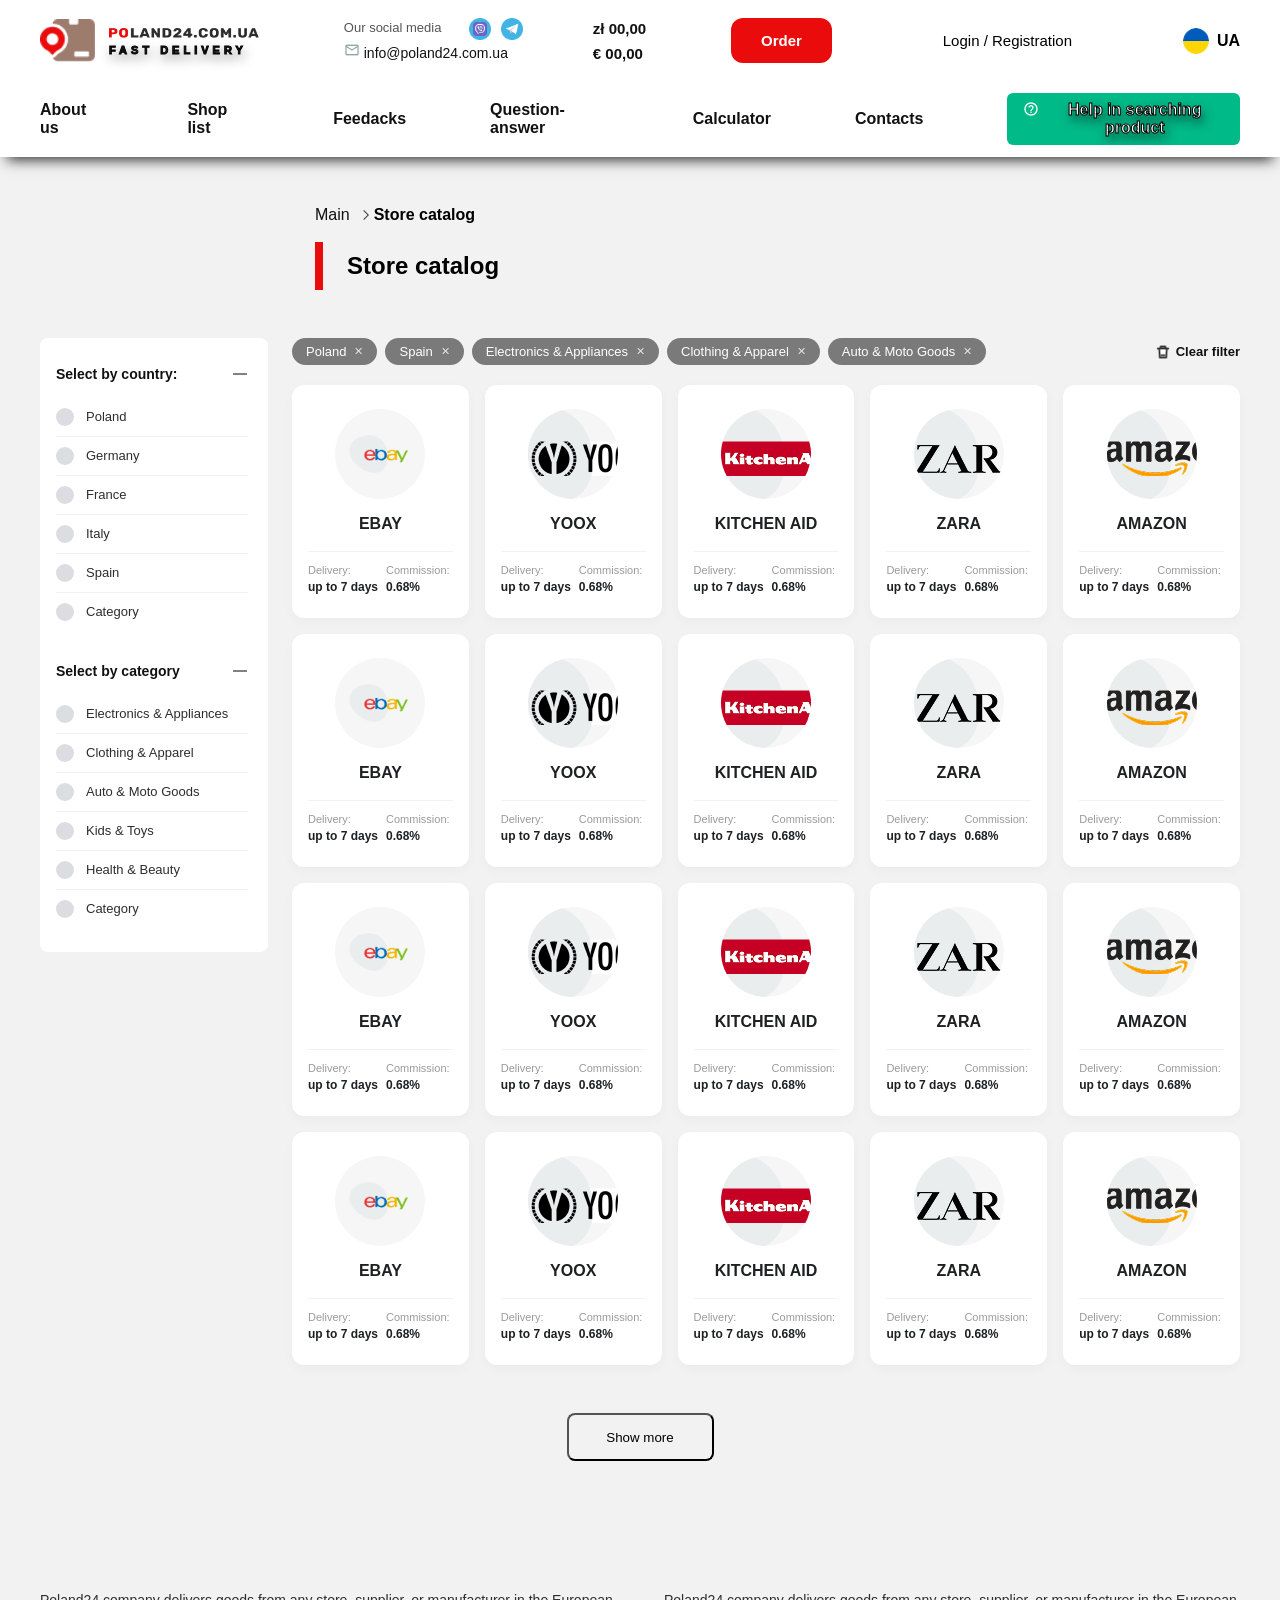
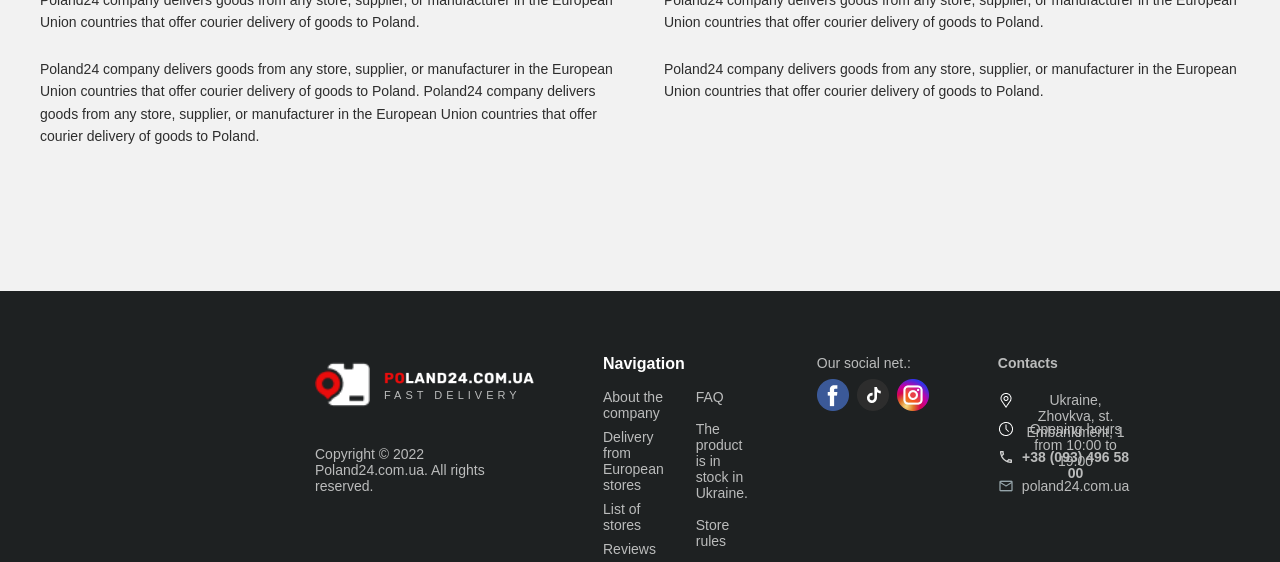
<file: pages/store.html>
<!DOCTYPE html>
<html lang="en">
<head>
    <meta charset="UTF-8">
    <meta name="viewport" content="width=device-width, initial-scale=1.0">
    <title>Document</title>
    <link rel="stylesheet" href="/styles/style.css">
</head>
<body>
    <section class="header-section">
    <div class="header">
        <div class="logo">
            <img src="/images/header-images/logoimg.png" alt="Logo" class="logo-img">

            <div class="logo-text">
                <img src="/images/header-images/logo.png" alt="Poland24" class="logo-name">
                <p class="active"><strong>FAST DELIVERY</strong></p>
            </div>
        </div>
        <div class="social-block">
            <p>Our social media</p>
            <div class="social-icons">
                <a href="#">
                    <img src="/images/header-images/014-viber.png" alt="Viber">
                </a>
                <a href="#">
                    <img src="/images/header-images/017-telegram.png" alt="Telegram">
                </a>
            </div>
            <a href="mailto:info@poland24.com.ua" class="email">
                <img src="/images/header-images/letter.png" alt="Email">
                info@poland24.com.ua
            </a>
        </div>
        <button class="burger">
             ☰
        </button>
        <div class="currency">
            <a href="#">zł 00,00</a>
            <a href="#">€ 00,00</a>
        </div>
        <button id="open-order-btn" class="order-btn">
            Order
        </button>
        <button id="open-register-btn" class="reg-btn">
            Login / Registration
        </button>
        <div class="language">
            <img src="/images/header-images/ukraine.png" alt="Ukraine">
            <p>UA</p>
        </div>
    </div>
    <div class="lower-header">
        <div>
            <a href="#">About us</a>
            <a href="#">Shop list</a>
            <a href="#">Feedacks</a>
            <a href="#">Question-answer</a>
            <a href="#">Calculator</a>
            <a href="#">Contacts</a>
            <button type="button" class="help-button">
                <img src="/images/header-images/help_outline.png">
                <p>Help in searching product</p>
            </button>
        </div>
    </div>
    </section>
    <section class="store-section">
        <div class="lil-spacer"></div>
        <div class="store-nav">
            <div>
                <a href="/index.html">Main</a>
                <img src="/images/store-images/down.png" alt="">
            </div>
            <h4>Store catalog</h4>
        </div>
        <div class="store-content">
            <div class="cat-header">
                <div class="red-line">
                </div>
                <h1>Store catalog</h1>
            </div>
            <div class="stores-ui">
                <div class="filter">
                    <div class="filter-section-group">
                        <div class="filter-opt-header">
                            <h4>Select by country:</h4>
                            <button type="button" class="toggle-filter-btn">
                                <img src="/images/store-images/remove.png" alt="toggle">
                            </button>
                        </div>
                        <div class="filter-list-wrapper">
                            <div class="filter-item">
                                <input type="checkbox" id="country-1" class="custom-checkbox">
                                <label for="country-1">Poland</label>
                            </div>
                            <div class="filter-item">
                                <input type="checkbox" id="country-2" class="custom-checkbox">
                                <label for="country-2">Germany</label>
                            </div>
                            <div class="filter-item">
                                <input type="checkbox" id="country-3" class="custom-checkbox">
                                <label for="country-3">France</label>
                            </div>
                            <div class="filter-item">
                                <input type="checkbox" id="country-4" class="custom-checkbox">
                                <label for="country-4">Italy</label>
                            </div>
                            <div class="filter-item">
                                <input type="checkbox" id="country-5" class="custom-checkbox">
                                <label for="country-5">Spain</label>
                            </div>
                            <div class="filter-item">
                                <input type="checkbox" id="country-6" class="custom-checkbox">
                                <label for="country-6">Category</label>
                            </div>
                        </div>
                    </div>

                    <div class="filter-section-group">
                        <div class="filter-opt-header">
                            <h4>Select by category</h4>
                            <button type="button" class="toggle-filter-btn">
                                <img src="/images/store-images/remove.png" alt="toggle">
                            </button>
                        </div>
                        <div class="filter-list-wrapper">
                            <div class="filter-item">
                                <input type="checkbox" id="cat-1" class="custom-checkbox">
                                <label for="cat-1">Electronics & Appliances</label>
                            </div>
                            <div class="filter-item">
                                <input type="checkbox" id="cat-2" class="custom-checkbox">
                                <label for="cat-2">Clothing & Apparel</label>
                            </div>
                            <div class="filter-item">
                                <input type="checkbox" id="cat-3" class="custom-checkbox">
                                <label for="cat-3">Auto & Moto Goods</label>
                            </div>
                            <div class="filter-item">
                                <input type="checkbox" id="cat-4" class="custom-checkbox">
                                <label for="cat-4">Kids & Toys</label>
                            </div>
                            <div class="filter-item">
                                <input type="checkbox" id="cat-5" class="custom-checkbox">
                                <label for="cat-5">Health & Beauty</label>
                            </div>
                            <div class="filter-item">
                                <input type="checkbox" id="cat-6" class="custom-checkbox">
                                <label for="cat-6">Category</label>
                            </div>
                        </div>
                    </div>
                </div>
                <div class="catalog-main-content">
                    <div class="tags-panel">
                        <div class="tags-container">
                            <div class="tag-badge">Poland <span class="tag-close">✕</span></div>
                            <div class="tag-badge">Spain <span class="tag-close">✕</span></div>
                            <div class="tag-badge">Electronics & Appliances <span class="tag-close">✕</span></div>
                            <div class="tag-badge">Clothing & Apparel <span class="tag-close">✕</span></div>
                            <div class="tag-badge">Auto & Moto Goods <span class="tag-close">✕</span></div>
                        </div>
                        <button type="button" class="clear-filter-btn">
                            <img src="/images/store-images/delete-one.png" alt="clear" class="clear-icon"> 
                            Clear filter
                        </button>
                    </div>
                    <div class="brands-grid">
                        <div class="brand-card">
                            <div class="brand-logo-wrapper">
                                <img src="/images/store-catalog-images/Frame icon (1).png" alt="eBay" class="brand-logo">
                            </div>
                            <h3 class="brand-name">eBay</h3>
                            <div class="brand-meta">
                                <div class="meta-item">
                                    <span class="meta-label">Delivery:</span>
                                    <span class="meta-value">up to 7 days</span>
                                </div>
                                <div class="meta-item">
                                    <span class="meta-label">Commission:</span>
                                    <span class="meta-value">0.68%</span>
                                </div>
                            </div>
                        </div>
                        <div class="brand-card">
                            <div class="brand-logo-wrapper">
                                <img src="/images/store-catalog-images/Frame icon (2).png">
                            </div>
                            <h3 class="brand-name">YOOX</h3>
                            <div class="brand-meta">
                                <div class="meta-item">
                                    <span class="meta-label">Delivery:</span>
                                    <span class="meta-value">up to 7 days</span>
                                </div>
                                <div class="meta-item">
                                    <span class="meta-label">Commission:</span>
                                    <span class="meta-value">0.68%</span>
                                </div>
                            </div>
                        </div>
                        <div class="brand-card">
                            <div class="brand-logo-wrapper">
                                <img src="/images/store-catalog-images/Frame icon (3).png">
                            </div>
                            <h3 class="brand-name">KITCHEN AID</h3>
                            <div class="brand-meta">
                                <div class="meta-item">
                                    <span class="meta-label">Delivery:</span>
                                    <span class="meta-value">up to 7 days</span>
                                </div>
                                <div class="meta-item">
                                    <span class="meta-label">Commission:</span>
                                    <span class="meta-value">0.68%</span>
                                </div>
                            </div>
                        </div>
                        <div class="brand-card">
                            <div class="brand-logo-wrapper">
                                <img src="/images/store-catalog-images/Frame icon (4).png">
                            </div>
                            <h3 class="brand-name">ZARA</h3>
                            <div class="brand-meta">
                                <div class="meta-item">
                                    <span class="meta-label">Delivery:</span>
                                    <span class="meta-value">up to 7 days</span>
                                </div>
                                <div class="meta-item">
                                    <span class="meta-label">Commission:</span>
                                    <span class="meta-value">0.68%</span>
                                </div>
                            </div>
                        </div>
                        <div class="brand-card">
                            <div class="brand-logo-wrapper">
                                <img src="/images/store-catalog-images/Frame icon.png">
                            </div>
                            <h3 class="brand-name">Amazon</h3>
                            <div class="brand-meta">
                                <div class="meta-item">
                                    <span class="meta-label">Delivery:</span>
                                    <span class="meta-value">up to 7 days</span>
                                </div>
                                <div class="meta-item">
                                    <span class="meta-label">Commission:</span>
                                    <span class="meta-value">0.68%</span>
                                </div>
                            </div>
                        </div>
                        <div class="brand-card">
                            <div class="brand-logo-wrapper">
                                <img src="/images/store-catalog-images/Frame icon (1).png" alt="eBay" class="brand-logo">
                            </div>
                            <h3 class="brand-name">eBay</h3>
                            <div class="brand-meta">
                                <div class="meta-item">
                                    <span class="meta-label">Delivery:</span>
                                    <span class="meta-value">up to 7 days</span>
                                </div>
                                <div class="meta-item">
                                    <span class="meta-label">Commission:</span>
                                    <span class="meta-value">0.68%</span>
                                </div>
                            </div>
                        </div>
                        <div class="brand-card">
                            <div class="brand-logo-wrapper">
                                <img src="/images/store-catalog-images/Frame icon (2).png">
                            </div>
                            <h3 class="brand-name">YOOX</h3>
                            <div class="brand-meta">
                                <div class="meta-item">
                                    <span class="meta-label">Delivery:</span>
                                    <span class="meta-value">up to 7 days</span>
                                </div>
                                <div class="meta-item">
                                    <span class="meta-label">Commission:</span>
                                    <span class="meta-value">0.68%</span>
                                </div>
                            </div>
                        </div>
                        <div class="brand-card">
                            <div class="brand-logo-wrapper">
                                <img src="/images/store-catalog-images/Frame icon (3).png">
                            </div>
                            <h3 class="brand-name">KITCHEN AID</h3>
                            <div class="brand-meta">
                                <div class="meta-item">
                                    <span class="meta-label">Delivery:</span>
                                    <span class="meta-value">up to 7 days</span>
                                </div>
                                <div class="meta-item">
                                    <span class="meta-label">Commission:</span>
                                    <span class="meta-value">0.68%</span>
                                </div>
                            </div>
                        </div>
                        <div class="brand-card">
                            <div class="brand-logo-wrapper">
                                <img src="/images/store-catalog-images/Frame icon (4).png">
                            </div>
                            <h3 class="brand-name">ZARA</h3>
                            <div class="brand-meta">
                                <div class="meta-item">
                                    <span class="meta-label">Delivery:</span>
                                    <span class="meta-value">up to 7 days</span>
                                </div>
                                <div class="meta-item">
                                    <span class="meta-label">Commission:</span>
                                    <span class="meta-value">0.68%</span>
                                </div>
                            </div>
                        </div>
                        <div class="brand-card">
                            <div class="brand-logo-wrapper">
                                <img src="/images/store-catalog-images/Frame icon.png">
                            </div>
                            <h3 class="brand-name">Amazon</h3>
                            <div class="brand-meta">
                                <div class="meta-item">
                                    <span class="meta-label">Delivery:</span>
                                    <span class="meta-value">up to 7 days</span>
                                </div>
                                <div class="meta-item">
                                    <span class="meta-label">Commission:</span>
                                    <span class="meta-value">0.68%</span>
                                </div>
                            </div>
                        </div>
                        <div class="brand-card">
                            <div class="brand-logo-wrapper">
                                <img src="/images/store-catalog-images/Frame icon (1).png" alt="eBay" class="brand-logo">
                            </div>
                            <h3 class="brand-name">eBay</h3>
                            <div class="brand-meta">
                                <div class="meta-item">
                                    <span class="meta-label">Delivery:</span>
                                    <span class="meta-value">up to 7 days</span>
                                </div>
                                <div class="meta-item">
                                    <span class="meta-label">Commission:</span>
                                    <span class="meta-value">0.68%</span>
                                </div>
                            </div>
                        </div>
                        <div class="brand-card">
                            <div class="brand-logo-wrapper">
                                <img src="/images/store-catalog-images/Frame icon (2).png">
                            </div>
                            <h3 class="brand-name">YOOX</h3>
                            <div class="brand-meta">
                                <div class="meta-item">
                                    <span class="meta-label">Delivery:</span>
                                    <span class="meta-value">up to 7 days</span>
                                </div>
                                <div class="meta-item">
                                    <span class="meta-label">Commission:</span>
                                    <span class="meta-value">0.68%</span>
                                </div>
                            </div>
                        </div>
                        <div class="brand-card">
                            <div class="brand-logo-wrapper">
                                <img src="/images/store-catalog-images/Frame icon (3).png">
                            </div>
                            <h3 class="brand-name">KITCHEN AID</h3>
                            <div class="brand-meta">
                                <div class="meta-item">
                                    <span class="meta-label">Delivery:</span>
                                    <span class="meta-value">up to 7 days</span>
                                </div>
                                <div class="meta-item">
                                    <span class="meta-label">Commission:</span>
                                    <span class="meta-value">0.68%</span>
                                </div>
                            </div>
                        </div>
                        <div class="brand-card">
                            <div class="brand-logo-wrapper">
                                <img src="/images/store-catalog-images/Frame icon (4).png">
                            </div>
                            <h3 class="brand-name">ZARA</h3>
                            <div class="brand-meta">
                                <div class="meta-item">
                                    <span class="meta-label">Delivery:</span>
                                    <span class="meta-value">up to 7 days</span>
                                </div>
                                <div class="meta-item">
                                    <span class="meta-label">Commission:</span>
                                    <span class="meta-value">0.68%</span>
                                </div>
                            </div>
                        </div>
                        <div class="brand-card">
                            <div class="brand-logo-wrapper">
                                <img src="/images/store-catalog-images/Frame icon.png">
                            </div>
                            <h3 class="brand-name">Amazon</h3>
                            <div class="brand-meta">
                                <div class="meta-item">
                                    <span class="meta-label">Delivery:</span>
                                    <span class="meta-value">up to 7 days</span>
                                </div>
                                <div class="meta-item">
                                    <span class="meta-label">Commission:</span>
                                    <span class="meta-value">0.68%</span>
                                </div>
                            </div>
                        </div>
                        <div class="brand-card">
                            <div class="brand-logo-wrapper">
                                <img src="/images/store-catalog-images/Frame icon (1).png" alt="eBay" class="brand-logo">
                            </div>
                            <h3 class="brand-name">eBay</h3>
                            <div class="brand-meta">
                                <div class="meta-item">
                                    <span class="meta-label">Delivery:</span>
                                    <span class="meta-value">up to 7 days</span>
                                </div>
                                <div class="meta-item">
                                    <span class="meta-label">Commission:</span>
                                    <span class="meta-value">0.68%</span>
                                </div>
                            </div>
                        </div>
                        <div class="brand-card">
                            <div class="brand-logo-wrapper">
                                <img src="/images/store-catalog-images/Frame icon (2).png">
                            </div>
                            <h3 class="brand-name">YOOX</h3>
                            <div class="brand-meta">
                                <div class="meta-item">
                                    <span class="meta-label">Delivery:</span>
                                    <span class="meta-value">up to 7 days</span>
                                </div>
                                <div class="meta-item">
                                    <span class="meta-label">Commission:</span>
                                    <span class="meta-value">0.68%</span>
                                </div>
                            </div>
                        </div>
                        <div class="brand-card">
                            <div class="brand-logo-wrapper">
                                <img src="/images/store-catalog-images/Frame icon (3).png">
                            </div>
                            <h3 class="brand-name">KITCHEN AID</h3>
                            <div class="brand-meta">
                                <div class="meta-item">
                                    <span class="meta-label">Delivery:</span>
                                    <span class="meta-value">up to 7 days</span>
                                </div>
                                <div class="meta-item">
                                    <span class="meta-label">Commission:</span>
                                    <span class="meta-value">0.68%</span>
                                </div>
                            </div>
                        </div>
                        <div class="brand-card">
                            <div class="brand-logo-wrapper">
                                <img src="/images/store-catalog-images/Frame icon (4).png">
                            </div>
                            <h3 class="brand-name">ZARA</h3>
                            <div class="brand-meta">
                                <div class="meta-item">
                                    <span class="meta-label">Delivery:</span>
                                    <span class="meta-value">up to 7 days</span>
                                </div>
                                <div class="meta-item">
                                    <span class="meta-label">Commission:</span>
                                    <span class="meta-value">0.68%</span>
                                </div>
                            </div>
                        </div>
                        <div class="brand-card">
                            <div class="brand-logo-wrapper">
                                <img src="/images/store-catalog-images/Frame icon.png">
                            </div>
                            <h3 class="brand-name">Amazon</h3>
                            <div class="brand-meta">
                                <div class="meta-item">
                                    <span class="meta-label">Delivery:</span>
                                    <span class="meta-value">up to 7 days</span>
                                </div>
                                <div class="meta-item">
                                    <span class="meta-label">Commission:</span>
                                    <span class="meta-value">0.68%</span>
                                </div>
                            </div>
                        </div>
                    </div>
            </div>
        </div>
            </div>
        </div>
        <div class="sd">
            <button class="shwm" type="button">Show more</button>
        </div>
        <div class="spacer"></div>
        </div>
        <div class="store-info-seo-block">
            <div class="seo-column">
                <p>Poland24 company delivers goods from any store, supplier, or manufacturer in the European Union countries that offer courier delivery of goods to Poland.</p>
                <p>Poland24 company delivers goods from any store, supplier, or manufacturer in the European Union countries that offer courier delivery of goods to Poland. Poland24 company delivers goods from any store, supplier, or manufacturer in the European Union countries that offer courier delivery of goods to Poland.</p>
            </div>
            <div class="seo-column">
                <p>Poland24 company delivers goods from any store, supplier, or manufacturer in the European Union countries that offer courier delivery of goods to Poland.</p>
                <p>Poland24 company delivers goods from any store, supplier, or manufacturer in the European Union countries that offer courier delivery of goods to Poland.</p>
            </div>
        </div>
        <div class="spacer"></div>
    </section>
    <section class="footer-section">
    <div class="footer">
        <div class="footer-content">
            <div class="logo">
                    <img src="/images/footer-images/Frame.png" alt="Logo" class="logo-img">
                    <div class="logo-text">
                        <img src="/images/footer-images/Frame 10292.png" alt="Poland24" class="logo-name">
                        <p class="a2">FAST DELIVERY</p>
                    </div>
            </div>
            <p class="copyright">Copyright © 2022 Poland24.com.ua. All rights reserved.</p>
        </div>
        <div class="footer-nav">
            <h4>Navigation</h4>
            <div class="nav-opt">
                <div>
                    <a href="#">About the company</a>
                    <a href="#">Delivery from European stores</a>
                    <a href="#">List of stores</a>
                    <a href="#">Reviews</a>
                </div>
                <div>
                    <a href="#">FAQ</a>
                    <a href="#">The product is in stock in Ukraine.</a>
                    <a href="#">Store rules</a>
                </div>
            </div>
        </div>
        <div class="social-media">
            <p>Our social net.:</p>
            <img src="/images/footer-images/Frame 560.png">
        </div>
        <div class="contacts">
            <h4>Contacts</h4>
            <div class="contact-info">
                <img src="/images/footer-images/location.png">
                <p>Ukraine, Zhovkva, st. Embankment, 1</p>
            </div>
            <div class="contact-info">
                <img src="/images/footer-images/time.png">
                <p>Opening hours from 10:00 to 19:00</p>
            </div>
            <div class="contact-info">
                <img src="/images/footer-images/Frame 520.png">
                <p><strong>+38 (093) 496 58 00  </strong></p>
            </div>
            <div class="contact-info">
                <img src="/images/footer-images/letter.png">
                <p>poland24.com.ua</p>
            </div>
        </div>
    </div>
    </section>
</body>
</html>
</file>
<file: styles/style.css>
*{
    margin: 0;
    padding: 0;
    box-sizing: border-box;
}
body{
    font-family: 'Montserrat', sans-serif;
    background-color: #fff;
    overflow-x: hidden;
    padding-top: 156px;
}
::-webkit-scrollbar {
    display: none;
}
.header-section{
    position: fixed;
    top: 0;
    left: 0;
    width: 100%;
    background-color: white;
    z-index: 1000;
    -webkit-box-shadow: 0px 0px 17px 2px rgba(0,0,0,0.56); 
    box-shadow: 0px 0px 17px 2px rgba(0,0,0,0.56);
}
.header,.lower-header{
    justify-content: space-between;
    max-width: 1400px;
    margin: 0 auto;
    display: flex;
    align-items: center;
    padding: 18px 40px;
    gap: 25px;
}
.lower-header div{
    display: flex;
    justify-content: space-evenly;
    gap:84px;
    align-items: center;
    max-height: 40px;
}
.logo{
    display: flex;
    align-items: center;
    gap: 14px;
}

.logo-img{
    width: 55px;
}

.logo-name{
    width: 150px;
}

.logo-text p{
    font-size: 11px;
    letter-spacing: 4px;
    margin-top: 2px;
    color: #222;
}

.social-block{
    display: flex;
    flex-direction: column;
    gap: 7px;
    position: relative;
}

.social-block p{
    font-size: 13px;
    color: #555;
}

.social-icons{
    display: flex;
    gap: 10px;
    position: absolute;
    left: 125px;
    top: -2px;
}

.social-icons img{
    width: 22px;
    transition: 0.3s;
    cursor: pointer;
}

.social-icons img:hover{
    transform: scale(1.1);
}

.email{
    text-decoration: none;
    color: #111;
    font-size: 14px;
    font-weight: 500;
}

.currency{
    display: flex;
    flex-direction: column;
    gap: 8px;
}

.currency a{
    text-decoration: none;
    color: #111;
    font-weight: 600;
    font-size: 15px;
}

.order-btn{
    background-color: #EA0C0C;
    border: none;
    padding: 14px 30px;
    border-radius: 12px;
    font-size: 15px;
    font-weight: 600;
    cursor: pointer;
    transition: 0.3s;
    color:#fff;
}

.reg-btn{
    background-color: transparent;
    padding: 14px 26px;
    border:0;
    border-radius: 12px;
    font-size: 15px;
    font-weight: 500;
    cursor: pointer;
    transition: 0.3s;
}

.reg-btn:hover{
    background-color: #f5f5f5;
}

.language{
    display: flex;
    align-items: center;
    gap: 8px;
    cursor: pointer;
}
.language img{
    width: 26px;
    border-radius: 50%;
}
.language p{
    font-weight: 600;
}
@media (max-width: 1200px){
    .header{
        flex-wrap: wrap;
        justify-content: center;
    }
}

@media (max-width: 768px){
    .header{
        flex-direction: column;
        align-items: center;
    }
    .currency{
        flex-direction: row;
    }
}
@media (max-width: 768px){

    body{
        padding-top: 90px;
    }

    .header{
        flex-direction: row;
        justify-content: space-between;
        align-items: center;

        padding: 12px 16px;
    }

    .social-block,
    .currency,
    .order-btn,
    .reg-btn,
    .lower-header{
        display: none;
    }

    .logo{
        gap: 10px;
    }

    .logo-img{
        width: 40px;
    }

    .logo-name{
        width: 120px;
    }

    .logo-text p{
        font-size: 8px;
        letter-spacing: 2px;
    }

    .language{
        margin-left: auto;
        margin-right: 10px;
    }

}
.burger{
    display: none;

    background: #9A9A9A;
    color: white;

    border: 0;
    border-radius: 8px;

    width: 40px;
    height: 40px;

    font-size: 24px;
    cursor: pointer;
}

@media (max-width: 768px){

    .burger{
        display: block;
    }

}
.active{
    text-shadow: 2px 5px 11px rgba(0,0,0,0.74);
    color:#7e7878;
    -webkit-text-stroke: 1px black;
}
a{
    text-decoration: none;
}
.lower-header a:hover{
    color:#EA0C0C;
}
.lower-header a{
    color: #111;
    font-weight:bold;
}
.help-button{
    text-shadow: 2px 5px 11px rgba(0,0,0,0.74);
    cursor: pointer;
    background-color: #00BA88;
    border:0;
    border-radius: 6px;
    padding: 8px 16px;
    display:flex;
    gap:6px;
    color:#fff;
    font-size: 16px;
    font-weight: 900;
    -webkit-text-stroke: 1px black;
}
.help-button:hover{
    background-color: #555;
}
.header-section{
    -webkit-box-shadow: 0px 10px 13px -7px #1a1a1a, 5px 5px 15px 5px rgba(0,0,0,0); 
    box-shadow: 0px 10px 13px -7px #313131, 5px 5px 15px 5px rgba(0,0,0,0);
}
.hero-section{
    max-width: 1920px;
    height: 738px;
}
.container{
    display: flex;
    max-width: 100%;
    max-height: 100%;
    justify-content: space-around;
}
.content{
    position: relative;
    display: flex;
    flex-direction: column;
}
.content-info{
    width: 574px;
    height: 292px;
    padding: 2px 0;
    margin: 124px auto 322px;
}
.content-info p{
    letter-spacing: 2px;
    margin-top: 32px;
    line-height: 1.35;
}
.order-field{
    width: 536px;
    height: 96px;
    border: 8px solid #FBCECE;
    border-radius: 24px;
    position: absolute;
    bottom: 72px;
    animation: outerBlink 0.6s infinite alternate;
}

.inside-order-field{
    display: flex;
    width: 520px;
    height: 80px;
    border: 8px solid #fdefef;
    border-radius: 16px;
    padding:8px;
    animation: innerBlink 0.6s infinite alternate;
}
@keyframes outerBlink{
    from{
        border-color: #FBCECE;
        box-shadow: 0 0 12px #FBCECE;
    }
    to{
        border-color: #FDEFEF;
        box-shadow: 0 0 12px #FDEFEF;
    }
}
@keyframes innerBlink{
    from{
        border-color: #FDEFEF;
        box-shadow: 0 0 12px #FDEFEF;
    }
    to{
        border-color: #FBCECE;
        box-shadow: 0 0 12px #FBCECE;
    }
}
.order-field input{
    width: 382px;
    height: 48px;
    border: 0;
    border-radius: 10px;
    color: #7C7C7C;
    background-color: #F2F2F2;
    padding-left:24px;
    font-size: 16px;
}
.order-field button{
    color:#fff;
    font-size: 14px;
    background-color: #EA0C0C;
    text-align: center;
    border: 0;
    width: 93px;
    border-radius: 8px;
    height: 100%;
    margin-left: 8px;
}
.content-banners{
    display: grid;
    grid-template-columns: 1fr 1fr 1fr 1fr 1fr;
    position: relative;
}
.banner {
    position:absolute;
    display: grid;
    grid-template-rows: 1fr 320px;
    border: 0;
    border-bottom-left-radius: 200px;
    border-top-left-radius: 50px;
    color: #fff;
    width: 538px;
    height: 100%;
    justify-content: start;
    align-items: center;
}
.banner h1{
    transform: rotate(-90deg);
}
.b1{
    right: 58px;
    background-color: #EE3D3D;
}
.banner img{
    position: inherit;
}
.b1 img,.b2 img,.b3 img{
    bottom: 96px;
}
.b3 img{
    left:16px;
}
.b2{
    right: -159px;
    background-color: #EA0C0C;
}
.b3{
    right:-334px;
    background-color: #BB0A0A;
}
.b4{
    right: -494px;
    background-color: #EA0C0C;
}
.b4 p{
    position: inherit;
    width: 212px;
    font-size: 16px;
    font-weight: 140px;
    right: 20px;
    bottom:220px;
}
.b4 img{
    bottom: 94px;
}
.b5{
    right: -674px;
    background-color: #BB0A0A;
}
.b5 img{
    bottom: 65px;
}
.sliding{
    transition: 0.5s ease;
}
.sliding:hover{
    transform: translateX(-300px);
}
.about-section{
    width: 100%;
    background-color: #F2F2F2;
}
.spacer{
    height: 64px;
    max-width:100%;
}
.lil-spacer{
    max-width: 100%;
    height: 48px;
}
.instruction{
    display: flex;
    gap:4px;
    justify-content: center;
    max-width: 1293px;
    margin:0 auto;
}
.instr-card{
    width: 212px;
    height: 290px;
    line-height: 1.35;
    display: grid;
    position: relative;
    background-color: #fff;
    font-size: 18px;
    padding:0 16px;
    justify-items: center;
    align-content: end;
}
.instr-card h1{
    color:#FBD5D5;
    font-size: 80px;
}
.instr-card h3{
    font-size: 13px;
    position: absolute;
    background-color: #fff;
    top: 32px;
    left: 25px;
    width: 120px;
}
.instr-card div{
    display: flex;
    position: relative;
    margin-right: auto;
}
.support-btn{
    position: fixed;
    top: 180px;
    right: 40px;
    width: 60px;
    height: 60px;
    border-radius: 50%;
    border: 0;
    background-color: #EA0C0C;
    display: flex;
    justify-content: center;
    align-items: center;
    cursor: pointer;
    z-index: 2000;
    box-shadow: 0 4px 12px rgba(0,0,0,0.25);
}
.instruction button{
    max-width: 174px;
    max-height: 72px;
}
.red-line{
    width: 8px;
    background-color: #EA0C0C;
    margin-right: 24px;
    height: 100%;
}
.hwIt{
    display: flex;
    max-width: 604px;
    height: 48px;
    margin-left: 315px;
}
.huge-order-btn{
    color:#fff;
    font-size: 20px;
    background-color: #EA0C0C;
    text-align: center;
    border: 0;
    width: 174px;
    border-radius: 10px;
    height: 72px;
    font-weight: 900;
    cursor: pointer;
}
.hob{
    display: flex;
    justify-content: center;
}
.about-us{
    display: flex;
    justify-self: center;
    justify-content: space-around;
    max-width: 1293px;
    gap:85px;
}
.about-info{
    width: 100%;
    height: 410px;
    line-height: 1.5;
    display: flex;
    flex-direction: column;
    gap: 16px;
}
.about-video{
    max-width: 100%;
}
.about-text p{
    font-size: 24px;
}
.about-us button{
    width: 128px;
    height: 48px;
    border-radius: 8px;
    text-align: center;
    margin-right: auto;
    cursor: pointer;
}
.calculator{
    max-width: 1544px;
    height: 544px;
    position: relative;
    color:#fff;
    margin:0 auto;
    display: flex;
    justify-content: center;
    padding: 0 110px;
}
.calculator img{
    max-width: 237px;
    max-height: 237px;
    position: absolute;
    bottom:0;
    left:0
}
.calc-ui{
    background-color: #EA0C0C;
    border-radius: 16px;
    width: 1322px;
    height: 100%;
    margin-left:auto;
    padding:48px 48px 48px 138px;
    display: flex;
    gap:84px;
}
.calc-explanation h1{
    height: 144px;
    font-size: 40px;
    line-height: 1.2;
    font-weight: bold;
}
.calc-explanation{
    max-width: 520px;
    max-height: 332px;
    display: grid;
    align-content: center;
    margin-top: 63px;
    gap:32px;
}
.calc-explanation ul{
    max-width: 90%;
    margin-inline: auto;
}
.calc-explanation li{
    height: 52px;
}
.calc-explanation li::marker{
    font-size: 26px;
}
.input-wrapper{
    background-color: #fff;
    width: 532px;
    height: 72px;
    padding: 14px 24px;
    border-radius: 10px;
    display:flex;
    margin-top: 16px;
}
.input-wrapper label{
    background-color: #fff;
    color: #2D2D2D;
    width: 77px;
    height: 100%;
    text-align: start;
}
.input-wrapper label span{
    color: red;
}
.input-wrapper input{
    border: 0;
    max-width: 230px;
    height: 100%;
}
.currency-swithcer{
    display: flex;
    width: 177px;
    height: 100%;
    margin-left: auto;
    color:#111;
    font-weight: bold;
    text-align: center;
    padding: 4px;
}
.zł{
    border-bottom: 4px solid #EA0C0C;
    width: 100%;
}
.euro{
    border-bottom: 2px solid #C4C4C4;
    width: 100%;
}
.calc-btn{
    color:#fff;
    font-size: 20px;
    text-align: center;
    border:0;
    border-radius: 10px;
    background-color: #3F312C;
    margin:24px auto 16px;
    width: 189px;
    height: 72px;
}
.calc-btn:hover{
    background-color: #7C7C7C;
}
.divider{
    background-color: #EE3D3D;
    height: 2px;
    max-width: 100%;
    margin-bottom: 16px;
}
.sum{
    display: grid;
    gap:16px;
    max-width: 262px;
    height: 92px;
}
.sum-zl,.sum-uah{
    display: flex;
    gap:16px
}
.szg,.szl{
    font-size: 28px;
}
.vat-checkbox-row {
    width: 532px;
    height: 44px;
    background-color: #EA0C0C;
    box-sizing: border-box;
    font-family: Arial, sans-serif;
    user-select: none;
    margin-top:16px;
}
.vat-checkbox-row input[type="checkbox"] {
    display: none;
}
.vat-checkbox-row label {
    display: flex;
    align-items: center;
    width: 100%;
    height: 100%;
    box-sizing: border-box;
    cursor: pointer;
}
.custom-box {
    width: 24px;
    height: 24px;
    background-color: #ffffff;
    border-radius: 2px;
    margin-right: 8px;
    margin-bottom: 20px;
    position: relative;
    flex-shrink: 0;
}
.custom-box::after {
    content: "";
    position: absolute;
    display: none;
    left: 8px;
    top: 3px;
    width: 6px;
    height: 12px;
    border: solid #EA0C0C;
    border-width: 0 3px 3px 0;
    transform: rotate(45deg);
}
.vat-checkbox-row input[type="checkbox"]:checked + label .custom-box::after {
    display: block;
}
.text-container {
    color: #ffffff;
    font-size: 16px;
    line-height: 1.3;
}
.delivery-map{
    position: relative;
    height: 782px;
    max-width: 1920px;
}
.del-list{
    display: grid;
    gap:94px;
    margin: 0 auto;
    max-height: 100%;
    max-width: 1319px;
    padding-bottom: 138px;
}
.del-title{
    max-width: 636px;
    height: 48px;
    font-weight: bold;
    text-align: center;
    display: flex;
}
.country-list{
    display: flex;
    flex-direction: row;
    flex-wrap: wrap;
    gap:24px;
    margin-left: 6px;
    max-width: 608px;
    height: 100%;
}
.contries{
    display: flex;
    gap: 16px;
    width: 272px;
    height: 34px;
}
.contries h3{
    font-weight: normal;
}
.active-text{
    color:#EA0C0C;
}
.map{
    width: 1330px;
    height: 978px;
    position: absolute;
    display: block;
    background-image: url("/images/about-images/map.png");
    top:-40px;
    right: -154px;
}
.shop-catalog{
    height: 502px;
    max-width: 100%;
}
.catalog-ui{
    position: relative;
    width: 100%;
    height: 56px;
    display: flex;
    justify-content: space-between;
    padding: 0 300px;
}
.cat-buttons button{
    border:0;
    display: block;
    object-fit: contain;
    width: 56px;
    height: 56px;
    cursor: pointer;
}
.cat-buttons{
    font-size: large;
    color: #BDBDBD;
    text-align: center;
    display: flex;
    gap:26px;
}
.cat-buttons span{
    color:#111;
}
.cat-buttons p{
    margin: auto 0;
}
.shop-page-btn{
    background: transparent;
    border-radius: 8px;
    text-align: center;
    font-size: 14px;
    font-weight: 700;
    width: 147px;
    height: 100%;
}
.not-del-title,.shop-page-btn{
    margin: 4px 0;
}
.scroll-catalog{
    display: flex;
    gap:16px;
    overflow: scroll;
    height: 382px;
    margin: 64px 0;
    cursor:default;
    scroll-behavior: smooth;
    user-select: none;
    -webkit-user-select: none;
}
.scroll-catalog:active{
    cursor: default;
}
.scroll-catalog.dragging{
    cursor: grabbing;
    user-select: none;
}
.shop-card{
    display: grid;
    gap: 32px;
    padding-top: 40px;
    padding-bottom: 40px;
    padding-left: 32px;
    color: #2D2D2D;
    background-color: #fff;
    height: 100%;
    min-width: 416px;
    position: relative;
    border-radius: 10px;
    box-shadow: 5px 5px 15px 5px rgba(0,0,0,0.02);
}
.shop-logo{
    display: block;
    object-fit: cover;
    width: 144px;
    height: 97px;
}
.shop-card-info{
    display: grid;
    width: 296px;
}
.shop-card-info h3{
    height: 29px;
}
.fish-text{ 
    font-size: 16px;
    width: 296px;
    margin-top: 16px;
    height: 66px;
    margin-bottom: 16px;
}
.del-info{
    display: flex;
    gap: 8px;
    font-size: 14px;
    height: 19px;
    width: 100%;
    text-align: center;
}
.d1{
    margin-bottom: 8px;
}
.bottom-arrow{
    position: absolute;
    bottom: 40px;
    right: 32px;
}
.footer-section{
    background-color: #1E2122;
    width: 100vw;
    height: 271px;
    padding: 64px 315px;
}
.footer{
    max-width: 1290px;
    height: 100%;
    color:#BBBCBC !important;
    display: flex;
    gap:69px;
    font-size: 14px;
    justify-content: space-between;
}
.a2{
    color:#BBBCBC !important;
}
.footer-content{
    display:grid;
    gap:32px;
    width: 257px;
}
.footer-nav{
    display:grid;
    gap:16px;
    width:455px;
    height: 100%;
}
.footer-nav h4{
    color: #fff !important;
    font-size: 16px !important;
}
.nav-opt{
    text-decoration: none;
    display: flex;
    gap:32px;
}
.nav-opt div{
    display: grid;
    gap: 8px;
}
.nav-opt a{
    color:#BBBCBC;
}
.footer a:hover{
    color:#EA0C0C;
}
.social-media{
    display: grid;
    gap: 8px;
    height: 100%;
    width: 112px;
    padding-bottom: auto;
}
.social-media{
    max-height: 14px;
}
.contacts{
    width: 288px;
    height: 100%;
    display: grid;
    gap: 8px;
}
.contacts h4{
    margin-bottom: 8px;
}
.contact-info{
    display: flex;
    gap: 8px;
    width: 100%;
    height: 16px;
    text-align: center;
}
.contact-info img{
    max-width: 16px;
    max-height: 16px;
    object-fit: cover;
}
.modal-overlay {
    position: fixed;
    top: 0;
    left: 0;
    width: 100%;
    height: 100%;
    background-color: rgba(0, 0, 0, 0.5);
    display: none;
    justify-content: center;
    align-items: center;
    z-index: 9999;
    padding: 15px;
    box-sizing: border-box;
}
.modal-overlay.active {
    display: flex;
}
.modal-container, .auth-container {
    background-color: #fff;
    border-radius: 20px;
    padding: 25px 30px;
    position: relative;
    box-shadow: 0px 10px 30px rgba(0, 0, 0, 0.15);
    font-family: 'Montserrat', sans-serif;
    box-sizing: border-box;
    width: 100%;
}
.auth-container {
    max-width: 480px;
}
.order-container {
    max-width: 920px;
    max-height: 90vh;
    display: flex;
    flex-direction: column;
}
.order-scroll-area {
    overflow-y: auto;
    padding-right: 10px;
    margin-bottom: 15px;
    flex: 1;
}
.order-scroll-area::-webkit-scrollbar {
    width: 6px;
}
.order-scroll-area::-webkit-scrollbar-thumb {
    background-color: #ccc;
    border-radius: 4px;
}
.close-modal-btn {
    position: absolute;
    top: 20px;
    right: 20px;
    background: #9AA0A6;
    color: white;
    border: none;
    width: 32px;
    height: 32px;
    border-radius: 50%;
    font-size: 18px;
    cursor: pointer;
    display: flex;
    align-items: center;
    justify-content: center;
    z-index: 10;
}
.order-container h2, .auth-container h2 {
    font-size: 28px;
    font-weight: 700;
    margin-top: 0;
    margin-bottom: 10px;
    color: #1E2122;
}

.auth-switch {
    font-size: 13px;
    margin-bottom: 20px;
}
.auth-switch a {
    color: #A37A5C;
    font-weight: 600;
    text-decoration: underline;
}
.social-login {
    display: flex;
    gap: 12px;
    margin-bottom: 20px;
}
.social-btn {
    flex: 1;
    padding: 12px;
    border: none;
    border-radius: 10px;
    color: white;
    font-weight: 600;
    cursor: pointer;
}
.google-btn { background-color: #E11313; }
.facebook-btn { background-color: #3B82F6; }
.auth-form input, .customer-inputs input, .product-item input[type="text"], .order-container textarea {
    width: 100%;
    background-color: #F2F2F2;
    border: 2px solid transparent;
    padding: 12px 16px;
    border-radius: 10px;
    font-size: 13px;
    margin-bottom: 12px;
    box-sizing: border-box;
    outline: none;
}
.error-field { border-color: #FCA5A5 !important; background-color: #FEF2F2 !important; }
.success-field { border-color: #6EE7B7 !important; background-color: #ECFDF5 !important; }
.input-row {
    display: flex;
    gap: 10px;
    align-items: center;
    flex-wrap: wrap;
    margin-bottom: 10px;
}
.link-input { flex: 2; min-width: 200px; }
.quantity-selector {
    display: flex;
    align-items: center;
    background: #F2F2F2;
    border-radius: 8px;
    height: 43px;
}
.qty-btn { width: 30px; border: none; background: none; font-size: 16px; cursor: pointer; }
.quantity-selector input { width: 30px; text-align: center; border: none; background: none; font-weight: bold; }
.price-field { display: flex; flex-direction: column; font-size: 11px; }
.price-field input { height: 43px; width: 95px; margin-bottom: 0 !important; }
.checkbox-row { font-size: 12px; margin-bottom: 15px; display: flex; align-items: center; gap: 5px; }
.details-row { display: flex; gap: 20px; }
.comment-block { flex: 1; }
.shipping-block { flex: 1; font-size: 13px; }
.item-total { font-weight: bold; margin-top: 10px; }
.totals-section { display: flex; gap: 20px; background: #F9F9F9; padding: 10px; border-radius: 8px; margin-bottom: 15px; }
.terms-list { font-size: 11px; color: #666; padding-left: 15px; margin-top: 5px; }
.auth-submit-btn, .submit-order-btn {
    background-color: #EA0C0C;
    color: white;
    border: none;
    padding: 14px;
    border-radius: 10px;
    font-size: 14px;
    font-weight: 700;
    cursor: pointer;
    width: 100%;
}
.submit-order-btn { max-width: 200px; margin: 0 auto; display: block; }
@media (max-width: 768px) {
    .input-row { flex-direction: column; align-items: stretch; }
    .price-field input { width: 100%; }
    .details-row { flex-direction: column; gap: 10px; }
}
.store-section{
    background-color: #F2F2F2;
}
.store-nav{
    height: 22px;
    width: 100vw;
    display: flex;
    font-size: 16px;
    align-items: center;
    padding-left: 315px;
}
.store-nav a{
    color: #111;
}
.store-nav a:hover{
    color: #EA0C0C;
}
.store-nav div{
    display: flex;
    gap: 8px;
}
.store-nav img{
    height: 16px;
    width: 16px;
    margin: auto 0;
}
.store-content{
    margin-top: 16px;
}
.cat-header{
    height: 48px;
    width: 100vw;
    display: flex;
    align-items: center;
    padding-left: 315px;
}
.filter {
    width: 228px;
    height: fit-content;
    max-height: 100%;
    padding: 24px 16px;
    display: flex;
    flex-direction: column;
    gap: 28px;
    border-radius: 8px;
    background-color: #fff;
    box-sizing: border-box;
}
.filter-section-group {
    display: flex;
    flex-direction: column;
    width: 100%;
}
.filter-opt-header {
    display: flex;
    justify-content: space-between;
    align-items: center;
    margin-bottom: 12px;
}
.filter-opt-header h4 {
    font-size: 14px;
    font-weight: 700;
    color: #111;
    line-height: 1.2;
}
.toggle-filter-btn {
    background: none;
    border: none;
    cursor: pointer;
    padding: 0;
    display: flex;
    align-items: center;
    justify-content: center;
}
.toggle-filter-btn img {
    width: 24px;
    height: auto;
}
.filter-list-wrapper {
    max-height: 240px;
    overflow-y: auto;
    padding-right: 4px;
}
.filter-list-wrapper::-webkit-scrollbar {
    width: 2px;
    display: block;
}
.filter-list-wrapper::-webkit-scrollbar-track {
    background: #f1f1f1;
    border-radius: 10px;
}
.filter-list-wrapper::-webkit-scrollbar-thumb {
    background: #313131; 
    border-radius: 10px;
}
.filter-item {
    display: flex;
    align-items: center;
    padding: 10px 0;
    border-bottom: 1px solid #F2F2F2;
    position: relative;
}
.filter-item:last-child {
    border-bottom: none;
}
.custom-checkbox {
    position: absolute;
    opacity: 0;
    cursor: pointer;
    height: 0;
    width: 0;
}
.filter-item label {
    font-size: 13px;
    font-weight: 500;
    color: #2D2D2D;
    cursor: pointer;
    display: flex;
    align-items: center;
    gap: 12px;
    user-select: none;
    width: 100%;
    line-height: 1.3;
}
.filter-item label::before {
    content: "";
    display: inline-block;
    width: 18px;
    height: 18px;
    background-color: #DCDDE0;
    border-radius: 50%;
    flex-shrink: 0;
    transition: background-color 0.2s ease, transform 0.1s ease;
}
.filter-item label:hover::before {
    background-color: #C1C3C7;
}
.custom-checkbox:checked + label::before {
    background-color: #4A4B4D;
    box-shadow: inset 0 0 0 3px #fff;
}
.stores-ui {
    width: 100%;
    max-width: 1400px;
    margin: 48px auto;
    padding: 0 40px !important;
    height: auto !important;
    display: flex;
    gap: 24px;
    align-items: flex-start;
}
.catalog-main-content {
    flex: 1;
    display: flex;
    flex-direction: column;
    gap: 20px;
}
.tags-panel {
    display: flex;
    justify-content: space-between;
    align-items: center;
    width: 100%;
    flex-wrap: wrap;
    gap: 12px;
}
.tags-container {
    display: flex;
    flex-wrap: wrap;
    gap: 8px;
}
.tag-badge {
    background-color: #7A7A7A;
    color: #fff;
    padding: 6px 14px;
    border-radius: 20px;
    font-size: 13px;
    font-weight: 500;
    display: flex;
    align-items: center;
    gap: 8px;
    cursor: default;
}
.tag-close {
    cursor: pointer;
    font-size: 11px;
    opacity: 0.8;
    transition: opacity 0.2s;
}
.tag-close:hover {
    opacity: 1;
}
.clear-filter-btn {
    background: none;
    border: none;
    color: #111;
    font-size: 13px;
    font-weight: 600;
    cursor: pointer;
    display: flex;
    align-items: center;
    gap: 6px;
    font-family: 'Montserrat', sans-serif;
}
.clear-filter-btn:hover {
    color: #EA0C0C;
}
.clear-icon {
    width: 14px;
    height: auto;
}
.brands-grid {
    display: grid;
    grid-template-columns: repeat(5, 1fr);
    gap: 16px;
    width: 100%;
}
.brand-card {
    background-color: #fff;
    border-radius: 12px;
    padding: 24px 16px;
    display: flex;
    flex-direction: column;
    align-items: center;
    text-align: center;
    box-shadow: 0 4px 12px rgba(0, 0, 0, 0.03);
    transition: transform 0.2s ease, box-shadow 0.2s ease;
}
.brand-card:hover {
    transform: translateY(-4px);
    box-shadow: 0 8px 20px rgba(0, 0, 0, 0.08);
}
.brand-logo-wrapper {
    width: 90px;
    height: 90px;
    background-color: #F6F6F6;
    border-radius: 50%;
    display: flex;
    align-items: center;
    justify-content: center;
    margin-bottom: 16px;
    overflow: hidden;
}
.brand-logo {
    max-width: 70%;
    max-height: 50%;
    object-fit: contain;
}
.brand-logo-placeholder {
    font-weight: 800;
    font-size: 14px;
    color: #222;
}
.red-placeholder {
    background-color: #EA0C0C;
    color: #fff;
    padding: 2px 6px;
    font-size: 10px;
}
.brand-name {
    font-size: 16px;
    font-weight: 700;
    color: #1E2122;
    margin-bottom: 18px;
    text-transform: uppercase;
}
.brand-meta {
    display: flex;
    justify-content: space-between;
    width: 100%;
    border-top: 1px solid #F2F2F2;
    padding-top: 12px;
    gap: 8px;
}
.meta-item {
    display: flex;
    flex-direction: column;
    align-items: flex-start;
    flex: 1;
}
.meta-label {
    font-size: 11px;
    color: #9A9A9A;
    margin-bottom: 4px;
    text-align: left;
}
.meta-value {
    font-size: 12px;
    font-weight: 700;
    color: #1E2122;
    text-align: left;
    white-space: nowrap;
}

@media (max-width: 1200px) {
    .brands-grid {
        grid-template-columns: repeat(4, 1fr);
    }
}

@media (max-width: 992px) {
    .stores-ui {
        flex-direction: column;
    }
    .filter {
        width: 100%;
    }
    .brands-grid {
        grid-template-columns: repeat(3, 1fr);
    }
}

@media (max-width: 576px) {
    .brands-grid {
        grid-template-columns: repeat(2, 1fr);
    }
}
.shwm{
    background:transparent;
    border-radius: 8px;
    text-align: center;
    width: 147px;
    height: 48px;
    margin: 0 auto;
}
.store-info-seo-block {
    max-width: 1400px;
    margin: 64px auto 0 auto;
    padding: 0 40px 80px 40px;
    display: flex;
    gap: 48px;
}
.seo-column {
    flex: 1;
    display: flex;
    flex-direction: column;
    gap: 24px; 
}
.seo-column p {
    font-size: 14px;
    line-height: 1.6;
    color: #2D2D2D;
    font-weight: 500;
    text-align: left;
}
@media (max-width: 768px) {
    .store-info-seo-block {
        flex-direction: column;
        gap: 24px;
        padding: 0 16px 40px 16px;
    }
}
.sd{
    display: flex;
    justify-content: center;
}
</file>
